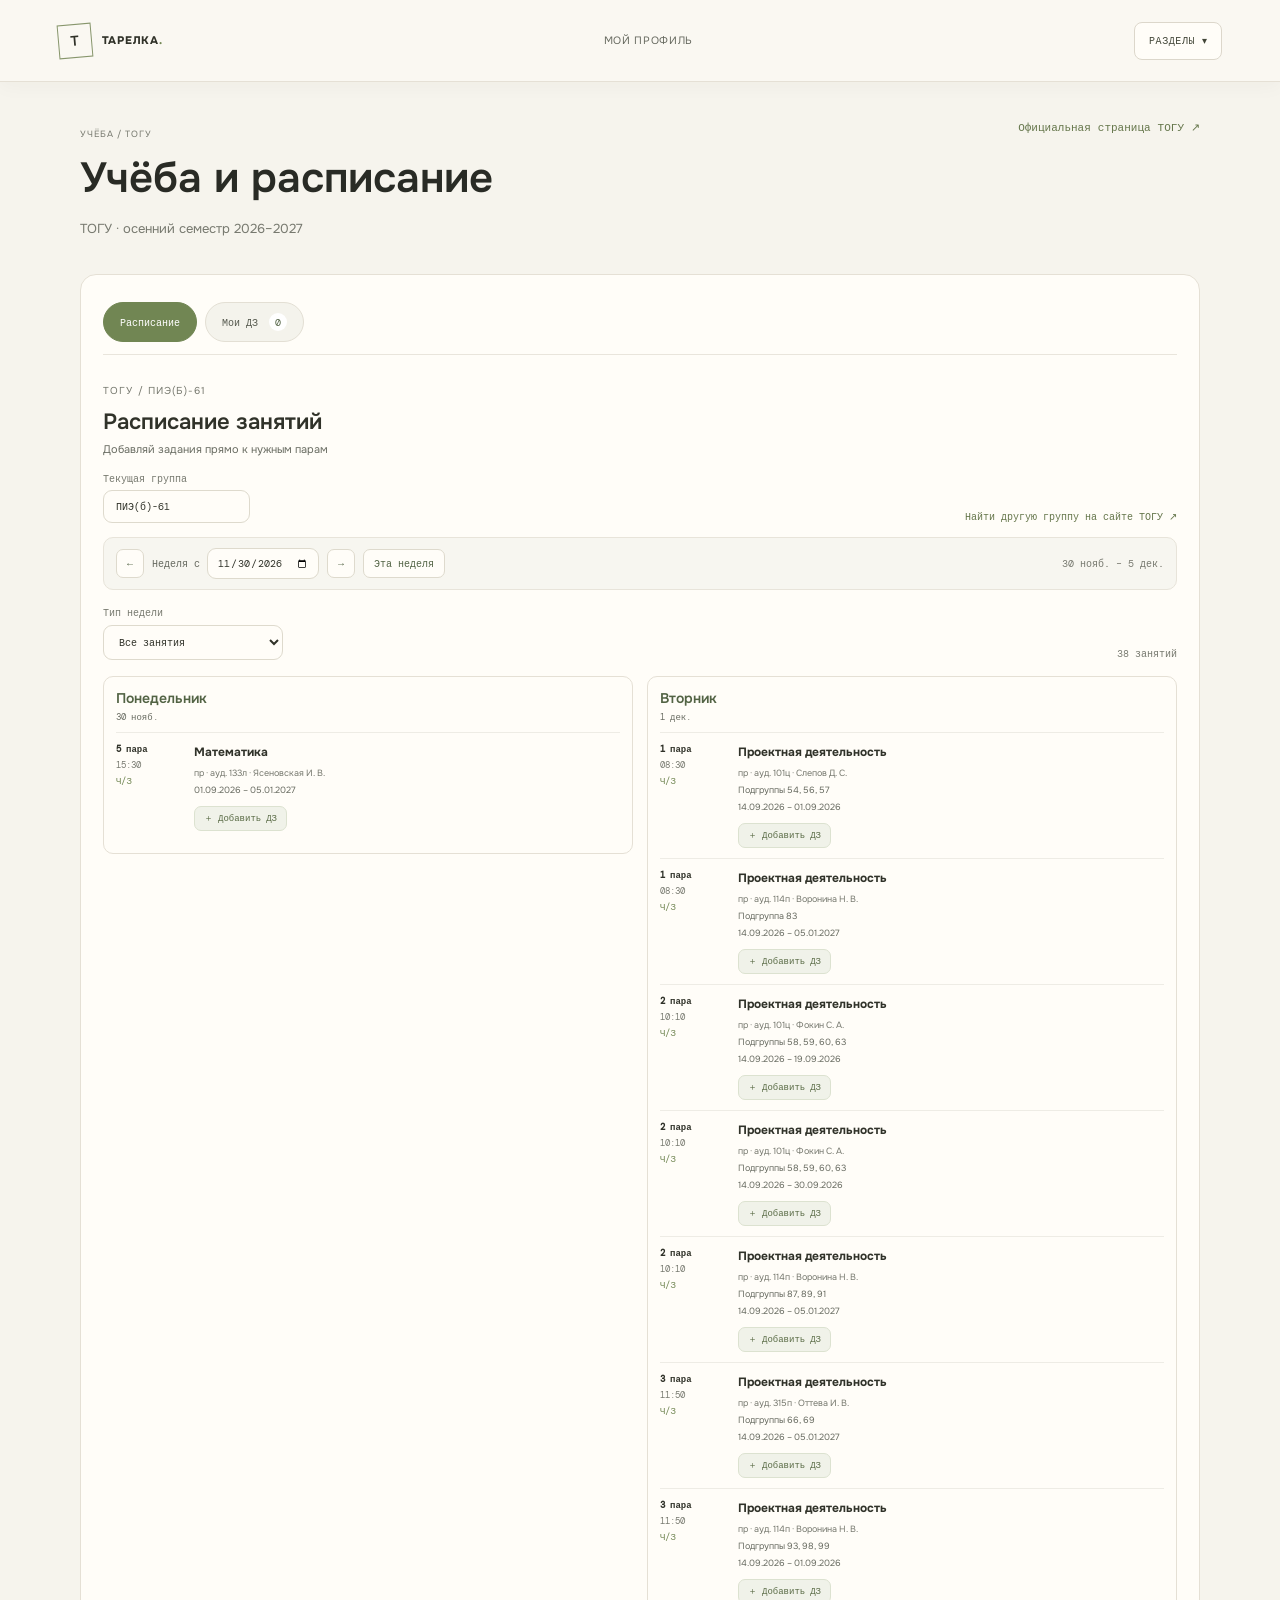
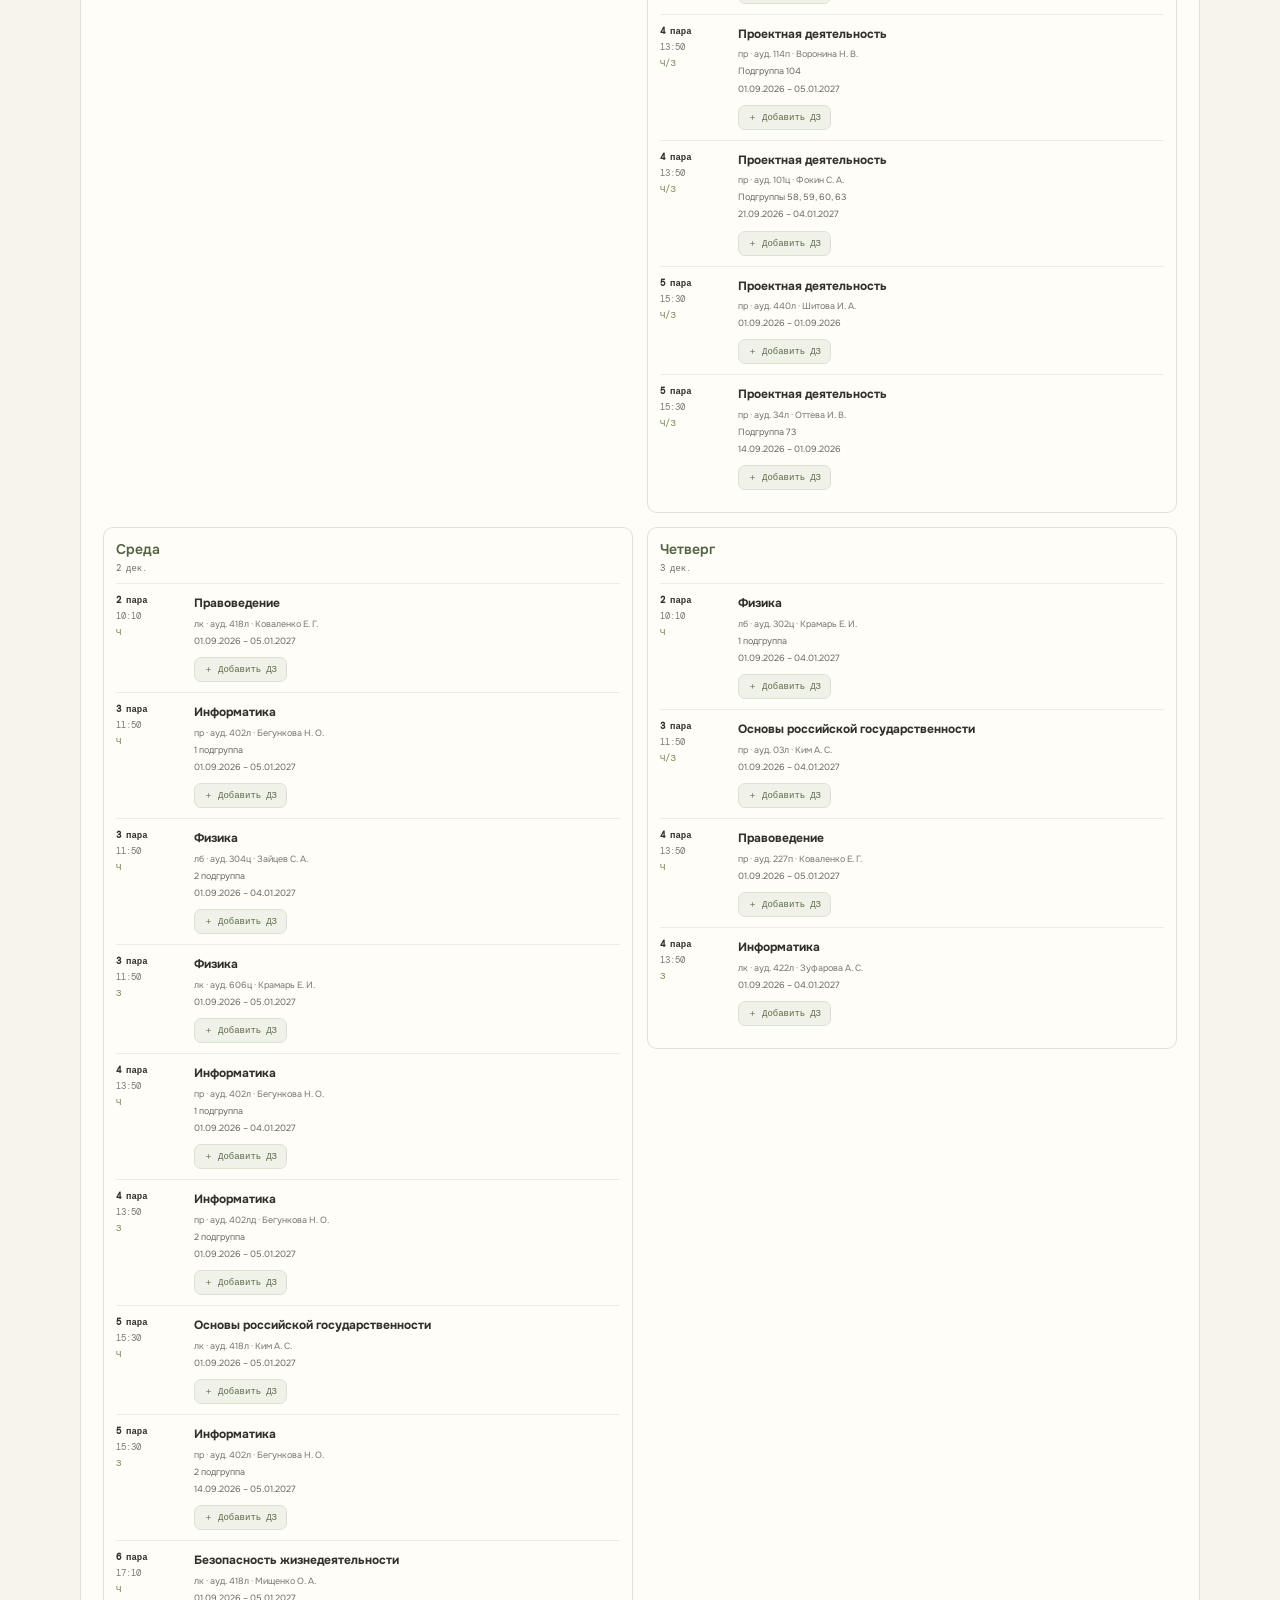
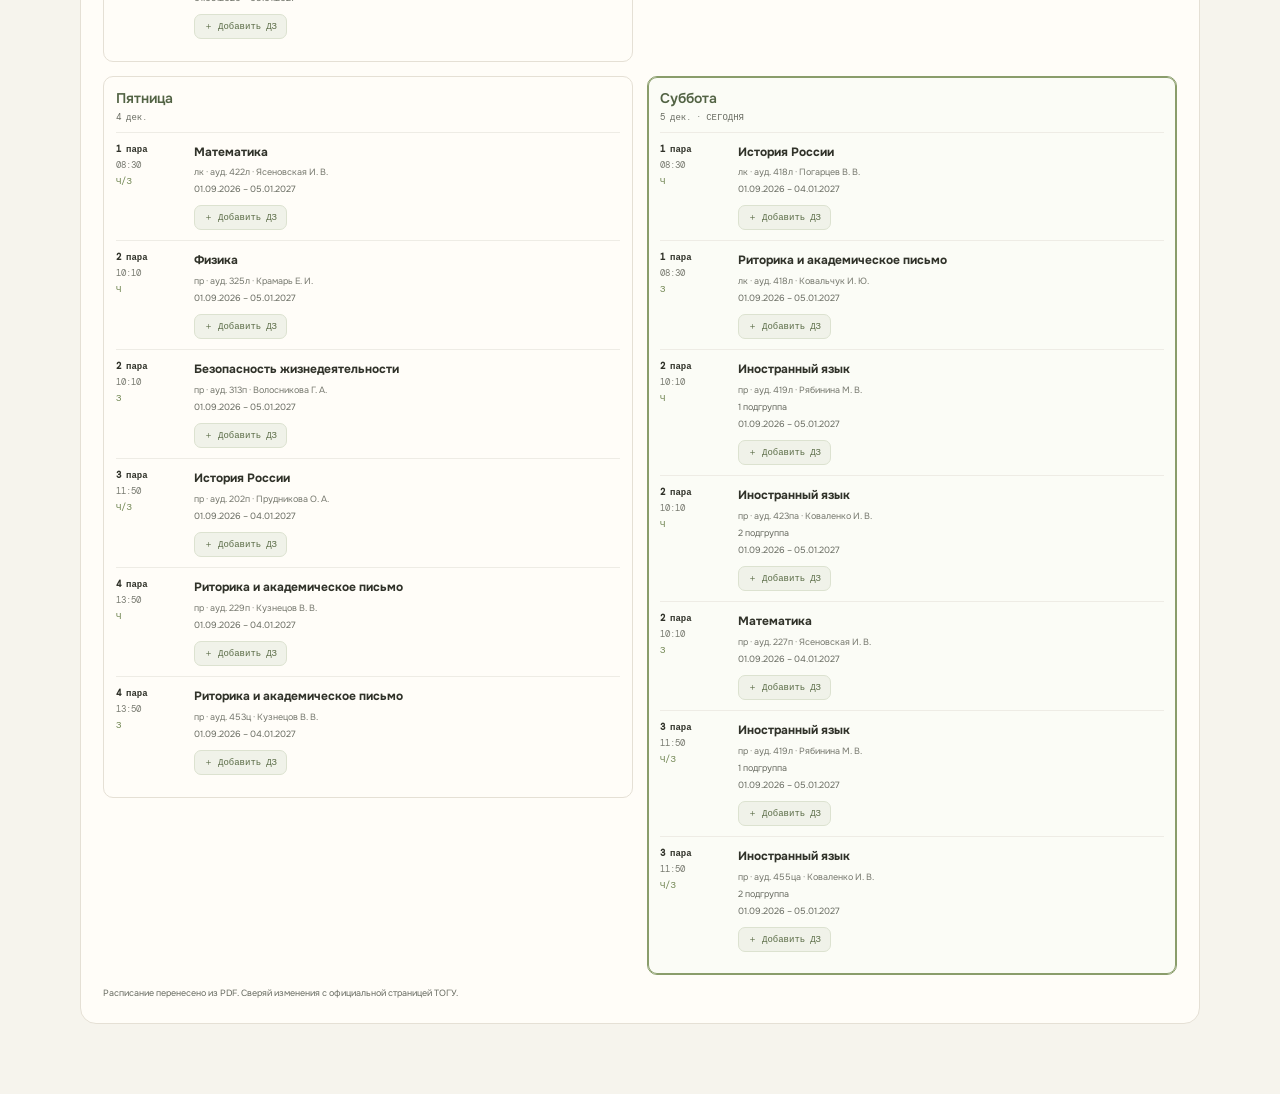
<file: timetable.html>
<!doctype html>
<html lang="ru">
<head>
<meta charset="utf-8">
<meta name="viewport" content="width=device-width,initial-scale=1">
<meta name="theme-color" content="#f7f6f0">
<title>Расписание ВУЗа — Тарелка</title>
<link rel="stylesheet" href="style.css?v=44">
<style>
body{background:#f7f6f0;color:#303229}.timetable-page{width:min(1180px,92%);margin:38px auto 70px}
.timetable-heading{display:flex;justify-content:space-between;gap:18px;align-items:flex-start;margin-bottom:22px}
.timetable-heading h1{margin:6px 0;font:600 clamp(28px,4vw,42px) var(--display)}
.timetable-heading p{color:#77796f;font-size:13px}
.timetable-heading a{color:#65764b;font:11px var(--mono)}
.official-timetable{padding:22px;background:#fffdf8;border:1px solid #e5e0d5;border-radius:16px}
.official-timetable-head{display:flex;justify-content:space-between;gap:14px;align-items:flex-start}
.official-timetable-head h3{margin:6px 0 4px;font:600 22px var(--display)}
.official-timetable-head p{margin:0;color:#77796f;font-size:11px}
.official-timetable-head>a{color:#65764b;font:10px var(--mono)}
.official-timetable-controls{display:flex;align-items:end;justify-content:space-between;gap:12px;margin:16px 0;color:#77796f;font:10px var(--mono)}
.official-timetable-controls label{display:grid;gap:6px}
.official-timetable-controls select{min-width:180px;padding:9px 11px;border:1px solid #dedacd;border-radius:8px;background:#fffdf8;color:#303229}
.official-week{display:grid;grid-template-columns:repeat(2,minmax(0,1fr));gap:10px}
.official-day{min-width:0;padding:12px;background:#fffdf8;border:1px solid #e5e0d5;border-radius:10px}
.official-day h4{margin:0 0 9px;color:#526344;font:600 14px var(--display)}
.official-lesson{display:grid;grid-template-columns:66px minmax(0,1fr);gap:9px;padding:10px 0;border-top:1px solid #eeece5}
.official-lesson-time{display:flex;flex-direction:column;gap:4px;color:#77796f;font:9px var(--mono)}
.official-lesson-time b{color:#303229}.official-lesson-time span{color:#718653}
.official-lesson-body{min-width:0;display:grid;gap:4px}
.official-lesson-body strong{font-size:12px;overflow-wrap:anywhere}
.official-meta,.official-lesson-body small{color:#77796f;font-size:9px;line-height:1.45;overflow-wrap:anywhere}
.official-note{margin:12px 0 0;color:#77796f;font-size:9px;line-height:1.5}
@media(max-width:600px){.official-week{grid-template-columns:1fr}.official-timetable{padding:13px}.official-lesson{grid-template-columns:58px minmax(0,1fr)}}

.timetable-tabs{display:flex;gap:8px;margin:-3px 0 22px;padding-bottom:12px;border-bottom:1px solid #e9e5dc}
.timetable-tab{border:1px solid #e3dfd4;border-radius:999px;padding:10px 16px;background:#f4f3ec;color:#55594e;font:10px var(--mono);cursor:pointer}
.timetable-tab.is-active{background:#718653;color:#fff;border-color:#718653}
.timetable-tab span{display:inline-grid;place-items:center;min-width:18px;height:18px;margin-left:5px;border-radius:50%;background:#fff;color:#526344}
.timetable-panel[hidden]{display:none!important}
.group-tools{display:flex;align-items:end;justify-content:space-between;gap:12px;margin:14px 0}
.group-tools label{display:grid;gap:5px;color:#77796f;font:10px var(--mono)}
.group-tools input{padding:9px 12px;border:1px solid #dedacd;border-radius:8px;background:#fffdf8;color:#303229}
.group-tools a{font:10px var(--mono);color:#65764b}
.official-lesson{grid-template-columns:66px minmax(0,1fr)}
.official-homework{grid-column:1/-1;margin:7px 0 0;padding:10px;background:#f7f6f0;border-radius:8px}
.official-homework textarea{display:block;width:100%;min-height:58px;resize:vertical;padding:9px;border:1px solid #e1ddd2;border-radius:7px;background:#fffdf8;color:#303229;font:12px var(--body)}
.official-homework-foot{display:flex;justify-content:space-between;align-items:center;gap:8px;flex-wrap:wrap;margin-top:7px}
.official-homework-foot input[type=date]{padding:6px;border:1px solid #dedacd;border-radius:6px;background:#fffdf8;color:#303229;font:10px var(--body)}
.official-homework-foot label{display:flex;align-items:center;gap:5px;color:#6b705f;font-size:10px}
.official-homework-foot button{padding:7px 10px;border:1px solid #dce2d0;border-radius:7px;background:#eef0e7;color:#526344;font:9px var(--mono)}
.homework-list{display:grid;gap:9px;margin-top:15px}
.homework-entry{padding:13px;border:1px solid #e5e0d5;border-radius:10px;background:#fffdf8}
.homework-entry.is-done{opacity:.7}
.homework-entry strong{display:block;font-size:13px;color:#303229}
.homework-entry p{margin:6px 0;color:#55594e;font-size:12px;white-space:pre-wrap}
.homework-entry small{color:#77796f;font-size:10px}
.homework-empty{padding:18px;border:1px dashed #d9d5ca;border-radius:10px;color:#77796f;font-size:12px;text-align:center}
@media(max-width:600px){.group-tools{align-items:flex-start;flex-direction:column}.official-lesson{grid-template-columns:58px minmax(0,1fr)}}

/* Timetable UI: keep homework controls compact and styled */
.timetable-page{max-width:1120px!important}
.official-timetable{padding:22px!important}
.official-lesson{display:grid!important;grid-template-columns:74px minmax(0,1fr)!important;gap:12px!important;align-items:start!important}
.official-lesson-time{grid-column:1!important;grid-row:1!important}
.official-lesson-body{grid-column:2!important;grid-row:1!important}
.official-homework{grid-column:1/-1!important;display:grid!important;gap:8px!important;margin:8px 0 0!important;padding:12px!important;background:#f5f4ed!important;border:1px solid #e8e4da!important;border-radius:10px!important}
.official-homework textarea{box-sizing:border-box!important;width:100%!important;min-height:66px!important;max-height:180px!important;padding:10px 12px!important;border:1px solid #dedacd!important;border-radius:8px!important;background:#fffdf8!important;color:#303229!important;font:13px/1.45 var(--body)!important;resize:vertical!important}
.official-homework-foot{display:flex!important;align-items:center!important;justify-content:flex-start!important;gap:10px 14px!important;flex-wrap:wrap!important;margin:0!important}
.official-homework-foot label{display:flex!important;align-items:center!important;gap:6px!important;color:#62675a!important;font:11px var(--body)!important}
.official-homework-foot input[type=date]{width:auto!important;min-width:145px!important;padding:8px 10px!important;border:1px solid #dedacd!important;border-radius:8px!important;background:#fffdf8!important;color:#303229!important;font:12px var(--body)!important}
.official-homework-foot input[type=checkbox]{width:16px!important;height:16px!important;accent-color:#718653!important}
.official-homework-foot button{margin-left:auto!important;min-height:36px!important;padding:8px 13px!important;border:1px solid #dce2d0!important;border-radius:8px!important;background:#718653!important;color:#fff!important;font:10px var(--mono)!important;cursor:pointer!important}
.homework-entry{display:grid!important;gap:7px!important;padding:15px!important}
.homework-entry .official-homework-foot{padding-top:7px!important;border-top:1px solid #eeeae1!important}
.timetable-tabs{position:sticky;top:72px;z-index:5;background:#fffdf8;padding:8px 0 12px!important}
.timetable-nav{display:flex!important;gap:16px!important;align-items:center!important}
.timetable-nav a{font:10px var(--mono)!important;color:#62675a!important}
@media(max-width:700px){.official-lesson{grid-template-columns:58px minmax(0,1fr)!important}.official-homework-foot button{margin-left:0!important}.timetable-nav{display:none!important}}

/* v42: compact timetable and homework accordion */
.official-week{grid-template-columns:repeat(2,minmax(0,1fr))!important;align-items:start!important;gap:14px!important}
.official-day{min-width:0!important}
.official-lesson{grid-template-columns:66px minmax(0,1fr)!important}
.official-lesson-body{min-width:0!important}
.hw-toggle{justify-self:start!important;margin-top:5px!important;padding:5px 9px!important;border:1px solid #dce2d0!important;border-radius:7px!important;background:#f0f2e9!important;color:#596b45!important;font:9px var(--mono)!important;cursor:pointer!important}
.official-homework[hidden]{display:none!important}
.official-homework{grid-column:1/-1!important;min-width:0!important}
.official-homework textarea{box-sizing:border-box!important;display:block!important;width:100%!important;min-width:0!important;min-height:64px!important;padding:10px 12px!important;border:1px solid #dedacd!important;border-radius:8px!important;background:#fffdf8!important;color:#303229!important;font:13px/1.45 var(--body)!important}
.official-homework-foot{display:flex!important;align-items:center!important;justify-content:flex-start!important;gap:10px 14px!important;flex-wrap:wrap!important}
.official-homework-foot button{margin-left:auto!important}
.timetable-tabs{position:static!important}
@media(max-width:760px){.official-week{grid-template-columns:1fr!important}.official-homework-foot button{margin-left:0!important}}
.week-picker{display:flex;align-items:center;gap:8px;flex-wrap:wrap;margin:14px 0 8px;padding:10px 12px;border:1px solid #e8e4da;border-radius:10px;background:#f7f6f0;color:#66695f;font:10px var(--mono)}
.week-picker label{display:flex;align-items:center;gap:7px}.week-picker input{max-width:145px;padding:7px 9px;border:1px solid #dedacd;border-radius:7px;background:#fffdf8;color:#303229}
.week-picker button{padding:7px 10px;border:1px solid #dedacd;border-radius:7px;background:#fffdf8;color:#526344;cursor:pointer;font:10px var(--mono)}#week-caption{margin-left:auto;color:#77796f}
.official-day.is-today{border-color:#8a9d6b;background:#fbfcf6;box-shadow:0 0 0 1px #8a9d6b inset}.day-date{display:block;margin-top:4px;color:#8a8d7e;font:9px var(--mono);font-weight:400}
</style>
</head>
<body>
<header class="topbar"><a class="brand" href="index.html"><span class="brand-mark">Т</span><span>ТАРЕЛКА<span class="brand-dot">.</span></span></a><nav class="nav"><a href="index.html">Главная</a><a href="guide.html">Гид</a><a href="recipes.html">Рецепты</a><a href="planner.html">Планировщик</a><a class="active" href="timetable.html">Расписание ВУЗа</a><a href="quiz.html">Тесты</a><a href="lab.html">Игры</a><a href="basket.html">Корзина</a><a href="student.html">Студ.кабинет</a></nav><a class="profile-link" href="profile.html">МОЙ ПРОФИЛЬ</a><button class="menu-toggle" type="button" aria-label="Открыть разделы">РАЗДЕЛЫ ▾</button></header>
<main class="timetable-page">
<div class="timetable-heading"><div><span class="mini-label">УЧЁБА / ТОГУ</span><h1>Учёба и расписание</h1><p>ТОГУ · осенний семестр 2026–2027</p></div><a href="https://togudv.ru/rasp/groups/68973/" target="_blank" rel="noopener">Официальная страница ТОГУ ↗</a></div>
<section class="official-timetable" id="official-timetable">
<div class="timetable-tabs" role="tablist" aria-label="Разделы учёбы">
<button class="timetable-tab is-active" id="tab-schedule" type="button" role="tab" aria-selected="true" aria-controls="panel-schedule">Расписание</button>
<button class="timetable-tab" id="tab-homework" type="button" role="tab" aria-selected="false" aria-controls="panel-homework">Мои ДЗ <span id="homework-count">0</span></button>
</div>
<div id="panel-schedule" class="timetable-panel" role="tabpanel" aria-labelledby="tab-schedule">
<div class="official-timetable-head"><div><span class="section-kicker">ТОГУ / ПИЭ(б)-61</span><h3>Расписание занятий</h3><p>Добавляй задания прямо к нужным парам</p></div></div>
<div class="group-tools"><label>Текущая группа<input value="ПИЭ(б)-61" readonly></label><a href="https://togudv.ru/rasp/" target="_blank" rel="noopener">Найти другую группу на сайте ТОГУ ↗</a></div>
<div class="week-picker"><button type="button" id="week-prev">←</button><label>Неделя с <input type="date" id="week-start"></label><button type="button" id="week-next">→</button><button type="button" id="week-current">Эта неделя</button><span id="week-caption"></span></div>
<div class="official-timetable-controls"><label>Тип недели<select id="official-parity"><option value="all">Все занятия</option><option value="Ч">Числитель</option><option value="З">Знаменатель</option></select></label><span id="official-count" aria-live="polite"></span></div>
<div id="official-week" class="official-week" aria-live="polite"></div>
<p class="official-note">Расписание перенесено из PDF. Сверяй изменения с <a href="https://togudv.ru/rasp/groups/68973/" target="_blank" rel="noopener">официальной страницей ТОГУ</a>.</p>
</div>
<div id="panel-homework" class="timetable-panel" role="tabpanel" aria-labelledby="tab-homework" hidden>
<div class="official-timetable-head"><div><span class="section-kicker">МОИ ЗАДАНИЯ</span><h3>Домашняя работа</h3><p>Все сохранённые задания по парам в одном месте</p></div></div>
<div id="homework-list" class="homework-list"></div>
</div>
</section>
</main>
<script src="student-schedule.js?v=44"></script>
<script src="app.js?v=44"></script></body></html>
</file>
<file: style.css>
@import url('https://fonts.googleapis.com/css2?family=DM+Mono:wght@400;500&family=Onest:wght@400;500;600;700;800&display=swap');
:root{--bg:#10110f;--panel:#191a17;--paper:#f1efe7;--ink:#161713;--muted:#a5a69c;--acid:#d6fa45;--pink:#ff8ca8;--line:rgba(241,239,231,.17);--display:'Onest',Arial,sans-serif;--body:'Onest',Arial,sans-serif;--mono:'DM Mono',monospace}
*{box-sizing:border-box}html{scroll-behavior:smooth;scroll-padding-top:90px}body{margin:0;background:var(--bg);color:var(--paper);font-family:var(--body);font-size:14px;line-height:1.6}a{color:inherit;text-decoration:none}button,input,select{font:inherit}button{cursor:pointer}.grain{position:fixed;inset:0;pointer-events:none;z-index:9;opacity:.045;background-image:url("data:image/svg+xml,%3Csvg viewBox='0 0 180 180' xmlns='http://www.w3.org/2000/svg'%3E%3Cfilter id='n'%3E%3CfeTurbulence type='fractalNoise' baseFrequency='.9' numOctaves='3' stitchTiles='stitch'/%3E%3C/filter%3E%3Crect width='100%25' height='100%25' filter='url(%23n)' opacity='.5'/%3E%3C/svg%3E")}
.topbar{height:82px;display:flex;align-items:center;justify-content:space-between;padding:0 5.4%;border-bottom:1px solid var(--line);position:sticky;top:0;background:rgba(16,17,15,.94);backdrop-filter:blur(14px);z-index:10;gap:28px}.brand{display:flex;align-items:center;gap:10px;font-size:10px;font-weight:800;line-height:1.05;letter-spacing:.08em;flex-shrink:0}.brand-mark{width:34px;height:34px;border:1px solid var(--acid);display:grid;place-items:center;color:var(--acid);font:600 14px var(--display);transform:rotate(-5deg)}.brand-dot{color:var(--acid)}.nav{display:flex;align-items:center;gap:26px}.nav a,.profile-link{font:10px var(--mono);text-transform:uppercase;letter-spacing:.06em;color:#b9bab1;transition:.2s}.nav a:hover,.nav a.active,.profile-link:hover,.profile-link.active{color:var(--acid)}.profile-link{display:flex;align-items:center;gap:9px;white-space:nowrap}.profile-icon{display:grid;place-items:center;width:28px;height:28px;border:1px solid var(--line);border-radius:50%;font-size:15px}.menu-toggle{display:none;background:none;border:1px solid var(--line);color:var(--paper);padding:8px 12px}
.hero{position:relative;min-height:690px;padding:78px 8% 70px;display:grid;grid-template-columns:1.03fr .97fr;align-items:center;overflow:hidden;border-bottom:1px solid var(--line)}.hero-copy{position:relative;z-index:2}.eyebrow,.section-kicker,.mini-label,.card-num,.art-label,.art-foot,.page-hero-tag{font:10px var(--mono);letter-spacing:.11em;text-transform:uppercase}.eyebrow{color:#bfc0b6;display:flex;align-items:center;gap:9px}.live-dot{display:inline-block;width:7px;height:7px;border-radius:50%;background:var(--acid);box-shadow:0 0 12px #d6fa4580}.hero h1,.page-hero h1{font:700 clamp(66px,8.2vw,125px)/.9 var(--display);letter-spacing:-.025em;margin:31px 0 24px}.hero h1 em,.section-heading h2 em,.manifesto h2 em,.quick-head h2 em,.bottom-cta h2 em,.page-hero h1 em,.content-block h2 em,.aside-dark h3 em{font-style:normal;color:var(--acid)}.stroke{color:transparent;-webkit-text-stroke:1.5px var(--paper)}.hero-lead{max-width:460px;color:#c3c4ba;font-size:15px;line-height:1.8}.hero-actions{display:flex;align-items:center;gap:25px;margin-top:30px;flex-wrap:wrap}.btn{display:inline-flex;justify-content:space-between;align-items:center;gap:28px;padding:15px 19px;border:1px solid transparent;font:10px var(--mono);letter-spacing:.06em;text-transform:uppercase;transition:transform .2s,background .2s}.btn:hover{transform:translateY(-3px)}.btn-acid{background:var(--acid);color:var(--ink)}.btn-acid:hover{background:#e3ff6c}.btn-dark{background:var(--ink);color:var(--paper)}.btn-outline{background:transparent;border-color:var(--line);color:var(--paper)}.text-link{font-size:12px;border-bottom:1px solid #686960;padding:0 0 5px}.text-link span{color:var(--acid);margin-left:6px}.hero-stats{display:flex;gap:37px;margin-top:55px}.hero-stats div{display:flex;flex-direction:column}.hero-stats b{font:600 28px var(--display);color:var(--acid)}.hero-stats b span{font:10px var(--mono);color:var(--paper)}.hero-stats small{color:#8e9086;font-size:10px;margin-top:3px}.hero-art{position:relative;min-height:500px;display:grid;place-items:center}.art-label{position:absolute;top:9%;left:8%;right:8%;display:flex;justify-content:space-between;color:#a7a99e}.food-circle{width:min(34vw,390px);height:min(34vw,390px);min-width:270px;min-height:270px;background:#e7e2d4;border-radius:50%;display:grid;place-items:center;box-shadow:0 0 0 17px #d6fa4514,0 0 0 48px #d6fa4508;position:relative;z-index:1;transform:rotate(-10deg)}.bowl{width:78%;height:78%;border-radius:50%;background:#c8b8a1;display:grid;place-items:center;box-shadow:inset 0 -18px 0 #ab9881}.bowl-rim{width:88%;height:88%;border-radius:50%;background:#f7f0df;position:relative;overflow:hidden;border:10px solid #d7cab7}.food{position:absolute;display:block;border-radius:50%}.tomato{width:29%;height:28%;background:#ee6144;top:13%;left:17%;box-shadow:inset -8px -7px #c53f2e}.greens{width:38%;height:30%;background:#5d8e47;top:17%;right:12%;transform:rotate(25deg);border-radius:50% 15% 50% 15%;box-shadow:inset -7px -6px #3d6b31}.greens.two{top:54%;left:7%;width:28%;height:28%;transform:rotate(-32deg)}.egg{width:30%;height:30%;background:#fff8d9;top:37%;left:36%;box-shadow:inset 0 0 0 9px #f1e6c7}.egg:after{content:"";position:absolute;width:42%;height:42%;border-radius:50%;background:#f1a934;top:29%;left:29%}.grain{width:36%;height:31%;background:#d9a95c;bottom:5%;right:9%;border-radius:50% 40% 40% 35%;box-shadow:inset 0 -7px #bc8642}.bean{width:18%;height:21%;background:#7d4037;bottom:14%;left:38%;box-shadow:10px -8px #a75a43,-7px 5px #8d4639}.food-orbit{position:absolute;border:1px solid #41443a;border-radius:50%;width:86%;height:63%;transform:rotate(-32deg)}.orbit-two{width:96%;height:45%;transform:rotate(43deg);border-style:dashed}.sticker{position:absolute;z-index:2;font:700 16px/.98 var(--display);padding:13px 16px;transform:rotate(8deg);box-shadow:5px 7px 0 #0003}.sticker-yellow{background:var(--acid);color:var(--ink);top:24%;right:2%}.sticker-pink{background:var(--pink);color:var(--ink);bottom:19%;left:2%;transform:rotate(-9deg)}.art-foot{position:absolute;bottom:6%;left:8%;right:8%;display:flex;justify-content:space-between;color:#818379;font-size:9px}.hero-index{position:absolute;right:4%;bottom:35px;font:10px var(--mono);color:#7b7d73}.ticker{background:var(--acid);color:var(--ink);overflow:hidden;white-space:nowrap;padding:12px 0;font:11px var(--mono);letter-spacing:.07em}.ticker div{word-spacing:9px}.ticker span{padding:0 25px}
.section{padding:100px 8%}.section-kicker{color:#8e9085}.section-heading{display:flex;align-items:end;justify-content:space-between;gap:40px;margin:22px 0 42px}.section-heading h2,.manifesto h2,.quick-head h2,.bottom-cta h2{font:600 clamp(42px,5vw,68px)/.98 var(--display);margin:0;letter-spacing:-.015em}.section-heading p{max-width:360px;color:#aeb0a5;line-height:1.8;margin:0 0 5px}.feature-grid{display:grid;grid-template-columns:repeat(3,1fr);gap:13px}.feature-card{padding:23px;min-height:330px;display:flex;flex-direction:column;position:relative;transition:transform .25s}.feature-card:hover{transform:translateY(-5px)}.feature-dark{background:#20211d;border:1px solid #35362f}.feature-lime{background:var(--acid);color:var(--ink)}.feature-pink{background:var(--pink);color:var(--ink)}.card-num{opacity:.75}.feature-icon{position:absolute;right:22px;top:20px;font-size:26px}.feature-card h3{font:600 37px/1.02 var(--display);margin:56px 0 14px}.feature-card p{font-size:12px;line-height:1.8;max-width:245px;opacity:.76}.card-bottom{display:flex;justify-content:space-between;align-items:center;margin-top:auto;padding-top:20px;border-top:1px solid currentColor;font:10px var(--mono);letter-spacing:.06em}.card-bottom b{font-size:17px}
.manifesto{background:#e9e6dc;color:var(--ink);padding:95px 8%;display:grid;grid-template-columns:1fr 1fr;gap:8%}.manifesto .section-kicker{color:#6f7168}.manifesto h2{margin-top:27px}.manifesto h2 em{color:#667e1d}.manifesto-big{font-size:23px;font-weight:700;line-height:1.35;max-width:480px;margin:5px 0 33px}.principles>div{display:grid;grid-template-columns:50px 1fr;padding:19px 0;border-top:1px solid #c7c5ba;gap:12px}.principles b{font:22px var(--display);color:#768b26}.principles strong,.principles small{display:block}.principles strong{font-size:13px}.principles small{color:#686a61;font-size:11px;line-height:1.7;margin-top:4px}
.quick-section{padding-bottom:110px}.quick-head{display:flex;justify-content:space-between;align-items:end;margin:25px 0 36px}.quick-note{color:#92948a;font:10px/1.8 var(--mono);text-align:right}.quick-list a{display:grid;grid-template-columns:70px 1fr 230px 35px;align-items:center;gap:15px;padding:23px 4px;border-top:1px solid var(--line);transition:padding .2s,color .2s}.quick-list a:last-child{border-bottom:1px solid var(--line)}.quick-list a:hover{padding-left:14px;color:var(--acid)}.quick-no{font:11px var(--mono);color:#818379}.quick-title{font-size:17px;font-weight:700}.quick-desc{font-size:11px;color:#8e9085}.quick-arrow{font-size:20px;text-align:right}.bottom-cta{background:var(--acid);color:var(--ink);padding:65px 8%;display:flex;align-items:center;justify-content:space-between;gap:25px;position:relative;overflow:hidden}.bottom-cta .section-kicker{color:#505a29}.bottom-cta h2{margin-top:20px}.bottom-cta h2 em{color:#6b7f1c}.cta-scribble{font:600 18px/1 var(--display);transform:rotate(-9deg);border:2px solid var(--ink);border-radius:50%;padding:18px 15px;text-align:center}
.footer{padding:42px 8% 25px;display:grid;grid-template-columns:1fr 1.4fr 1.4fr;gap:20px;align-items:center;border-top:1px solid var(--line)}.footer p{font-size:11px;color:#93958a}.footer>div{display:flex;gap:20px;justify-content:flex-end;flex-wrap:wrap}.footer>div a{font:10px var(--mono);color:#b9bab1}.footer>div a:hover{color:var(--acid)}.footer small{grid-column:1/-1;color:#6f7168;font-size:10px;border-top:1px solid var(--line);padding-top:17px;margin-top:10px}
.inner-page{min-height:65vh}.page-hero{padding:78px 8% 64px;border-bottom:1px solid var(--line);position:relative;overflow:hidden}.page-hero:after{content:"Т";position:absolute;right:6%;bottom:-90px;font:700 290px/.9 var(--display);color:#ffffff05;pointer-events:none}.page-hero h1{font-size:clamp(60px,8vw,108px);margin:25px 0 20px}.page-hero p{max-width:560px;color:#b8b9af;font-size:14px;line-height:1.8}.page-hero-tag{display:inline-block;margin-top:22px;padding:9px 12px;border:1px solid var(--line);color:#a3a59a;font-size:9px}.page-hero.compact{padding-top:65px;padding-bottom:55px}.page-hero.compact h1{font-size:clamp(54px,7vw,88px)}.guide-layout{display:grid;grid-template-columns:220px 1fr;gap:7%;padding:65px 8% 100px}.side-index{position:sticky;top:115px;align-self:start;display:flex;flex-direction:column;gap:13px}.side-index>span{font:10px var(--mono);color:#7c7e74;margin-bottom:10px}.side-index a{font-size:11px;color:#a5a69c;padding:8px 0;border-bottom:1px solid var(--line)}.side-index a:hover{color:var(--acid)}.content-block{display:grid;grid-template-columns:45px 1fr;gap:18px;padding:0 0 65px;margin-bottom:60px;border-bottom:1px solid var(--line)}.content-block:last-child{border:0;margin-bottom:0}.content-number{font:23px var(--display);color:var(--acid)}.content-block h2{font:500 37px/1.1 var(--display);margin:0 0 18px}.content-block p{color:#b5b6ac;font-size:12px;line-height:1.9;max-width:670px}.plate-demo{width:min(100%,400px);aspect-ratio:1;border:14px solid #ded9cc;border-radius:50%;background:#d6fa45;display:grid;grid-template-columns:1fr 1fr;grid-template-rows:1fr 1fr;overflow:hidden;margin:27px 0}.plate-demo>div{display:flex;align-items:center;justify-content:center;text-align:center;padding:15px;color:#181a14;font:10px var(--mono);font-weight:500}.plate-half{grid-row:span 2;background:#8eae5e;border-right:5px solid #ded9cc}.plate-quarter{background:#f4c66c;border-bottom:5px solid #ded9cc}.plate-grains{background:#e7a28c;border:0}.small-note{font-size:10px!important;color:#85877c!important;line-height:1.7!important}.chips{display:flex;gap:8px;flex-wrap:wrap;margin-top:18px}.chips span{font:10px var(--mono);border:1px solid var(--line);padding:8px 10px;color:#c4c5bb}.shop-grid{display:grid;grid-template-columns:1fr 1fr;gap:10px;margin-top:25px}.shop-grid>div{padding:20px;background:#1a1b18;border:1px solid #30312b}.mini-label{font-size:9px;color:#96988c}.shop-grid h3{font:22px var(--display);margin:10px 0 3px}.shop-grid p{font-size:11px;margin-bottom:0}.callout{border-left:3px solid var(--acid);background:#1b1d17;padding:18px 20px;margin-top:20px}.callout>b{font:10px var(--mono);color:var(--acid)}.callout p{margin-bottom:0}.dorm-options{display:grid;gap:10px;margin-top:25px}.dorm-options>div{padding:18px;border:1px solid var(--line)}.dorm-options b{font:10px var(--mono);color:var(--acid)}.dorm-options p{margin:7px 0}.dorm-options span{font-size:10px;color:#85877c}.habit-list{display:grid;gap:12px;margin-top:25px}.habit-list label{display:flex;align-items:center;gap:12px;padding:15px;border:1px solid var(--line);font-size:12px;cursor:pointer}.habit-list input{accent-color:var(--acid);width:17px;height:17px}
.recipe-toolbar{padding:28px 8%;display:flex;align-items:center;justify-content:space-between;gap:20px;flex-wrap:wrap}.filter-group{display:flex;gap:7px;flex-wrap:wrap}.filter-chip{border:1px solid #44463d;color:#aeb0a5;background:transparent;padding:9px 12px;font:10px var(--mono)}.filter-chip.selected,.filter-chip:hover{background:var(--acid);color:var(--ink);border-color:var(--acid)}.search-box{display:flex;align-items:center;gap:9px;min-width:min(100%,340px);padding:6px 7px 6px 13px;background:#20221c;border:1px solid #45483a;border-radius:999px;box-shadow:0 5px 18px #0002;transition:border-color .2s,box-shadow .2s}.search-box:focus-within{border-color:#a8bd77;box-shadow:0 0 0 3px #a8bd771c,0 7px 20px #0002}.search-icon{font:24px/1 var(--body);color:var(--acid)}.search-box input{background:transparent;border:0;outline:0;color:var(--paper);width:150px;min-width:0;flex:1;font-size:12px}.search-box input::placeholder{color:#929587}.search-submit{display:flex;align-items:center;gap:8px;border:0;border-radius:999px;padding:10px 14px;background:var(--acid);color:#20221a;font:10px var(--mono);letter-spacing:.04em;transition:transform .2s,background .2s}.search-submit:hover{background:#e5ff83;transform:translateY(-1px)}.search-submit b{font-size:15px;font-weight:500}.search-clear{border:0;background:transparent;color:#aeb2a2;font-size:19px;line-height:1;padding:3px}.search-clear:hover{color:var(--pink)}.recipe-grid{padding:0 8% 90px;display:grid;grid-template-columns:repeat(3,1fr);gap:15px}.recipe-card{background:#191a17;border:1px solid #30312b;min-width:0;transition:transform .2s,border .2s}.recipe-card:hover{transform:translateY(-4px);border-color:#696d50}.recipe-card[hidden]{display:none}.recipe-art{height:200px;padding:15px;position:relative;display:flex;align-items:center;justify-content:center;overflow:hidden}.recipe-art:before,.recipe-art:after{content:"";position:absolute;border:1px solid #17191435;border-radius:50%;width:220px;height:220px}.recipe-art:after{width:270px;height:270px}.recipe-art>span{position:absolute;top:13px;left:14px;font:9px var(--mono);letter-spacing:.08em;z-index:1;color:#171914b8}.recipe-art i{position:absolute;bottom:12px;right:14px;font:italic 11px var(--mono);z-index:1}.food-emoji{font-size:82px;filter:drop-shadow(8px 12px 0 #0002);z-index:1;transition:transform .25s}.recipe-card:hover .food-emoji{transform:scale(1.1) rotate(-6deg)}.art-oats{background:#d6fa45}.art-bowl{background:#f4c66c}.art-sandwich{background:#ff8ca8}.art-beans{background:#b8c5a1}.art-eggs{background:#e7a28c}.art-yogurt{background:#c3d8ec}.recipe-info{padding:18px}.recipe-meta{display:flex;justify-content:space-between;gap:8px;color:#a2a499;font:9px var(--mono)}.recipe-info h3{font:25px var(--display);margin:14px 0 7px}.recipe-info p{color:#a5a69c;font-size:11px;line-height:1.8;min-height:40px}.recipe-open{width:100%;border:0;border-top:1px solid #393a33;background:transparent;color:var(--acid);display:flex;justify-content:space-between;padding:15px 0 0;margin-top:10px;font:10px var(--mono)}.recipe-footnote{padding:0 8% 45px}.modal-backdrop{display:none;position:fixed;inset:0;background:#000b;z-index:20;align-items:center;justify-content:center;padding:20px}.modal-backdrop.open{display:flex}.modal-panel{width:min(680px,100%);max-height:90vh;overflow:auto;background:#e9e6dc;color:#171914;padding:34px;position:relative}.modal-close{position:absolute;top:15px;right:18px;border:0;background:none;font-size:28px;color:#171914}.modal-panel .eyebrow{color:#667e1d}.modal-panel h2{font:600 42px var(--display);margin:15px 0 5px}.modal-panel>p{font-size:12px;color:#55574e}.modal-columns{display:grid;grid-template-columns:1fr 1fr;gap:30px;margin:25px 0}.modal-columns h3{font:22px var(--display)}.modal-columns li{font-size:12px;line-height:1.8;padding:4px 0}.modal-panel .btn{width:100%}
.planner-layout,.profile-grid{padding:55px 8% 95px;display:grid;grid-template-columns:minmax(0,1fr) 290px;gap:28px;align-items:start}.panel-head{display:flex;justify-content:space-between;align-items:center;gap:20px;margin-bottom:22px}.panel-head h2{font:32px var(--display);margin:3px 0}.plain-button{background:none;border:1px solid var(--line);color:#a9aba0;padding:8px 11px;font:10px var(--mono)}.plain-button:hover{color:var(--acid);border-color:var(--acid)}.planner-controls{display:grid;grid-template-columns:1fr 1fr;gap:15px;margin-bottom:24px}.planner-controls label{display:flex;flex-direction:column;gap:8px;font-size:11px;color:#b6b7ad}.planner-controls input,.planner-controls select{background:#1a1b18;border:1px solid #373930;color:var(--paper);padding:12px;outline:0;width:100%;border-radius:0}.meal-plan{display:grid;grid-template-columns:repeat(2,1fr);gap:10px}.day-card{border:1px solid #35362f;background:#191a17;padding:17px}.day-card h3{display:flex;justify-content:space-between;font:21px var(--display);margin:0 0 12px}.day-card h3 span{font:9px var(--mono);color:#7e8075}.meal-row{display:grid;grid-template-columns:75px 1fr;gap:8px;padding:9px 0;border-top:1px solid #2d2e28}.meal-row label{font:9px var(--mono);color:#85877d}.meal-row select{background:transparent;border:0;color:#d7d8cf;font-size:10px;width:100%;outline:0}.shopping-head{margin-top:45px}.counter{font:10px var(--mono);color:var(--acid)}.shopping-list{display:grid;grid-template-columns:1fr 1fr;gap:7px}.shopping-item{display:flex;align-items:center;gap:10px;padding:11px;background:#1b1c18;border:1px solid #30312b;font-size:11px;cursor:pointer}.shopping-item input{accent-color:var(--acid);width:15px;height:15px}.shopping-item.checked span{text-decoration:line-through;color:#72746a}.planner-actions{display:flex;gap:10px;flex-wrap:wrap;margin-top:20px}.planner-actions .btn{font-size:9px}.aside-dark{background:#20211d;padding:24px;border:1px solid #35362f}.aside-dark h3{font:38px/1.05 var(--display);margin:20px 0 10px}.aside-dark p{font-size:11px;line-height:1.8;color:#a7a99e}.aside-stat{display:flex;align-items:center;gap:14px;border-top:1px solid #3a3b33;padding:14px 0;font-size:11px;color:#b7b8ae}.aside-stat b{font:24px var(--display);color:var(--acid)}.aside-note{padding:20px;background:#29231c;border-left:2px solid var(--pink);margin-top:12px}.aside-note b{font:10px var(--mono);color:var(--pink)}.aside-note p{font-size:10px;line-height:1.8;color:#b5b2a8;margin-bottom:0}
.quiz-page .page-hero{border-bottom:0}.quiz-shell{width:min(760px,84%);margin:0 auto 30px;padding:34px;background:#e9e6dc;color:#171914}.quiz-top{display:flex;justify-content:space-between;gap:15px;font:10px var(--mono);color:#64665b}.quiz-top .mini-label{color:#6b7f1c}.progress-track{height:4px;background:#cfcec4;margin:20px 0 35px}.progress-track div{height:100%;width:20%;background:#849b25;transition:width .25s}.quiz-shell h2{font:500 34px/1.15 var(--display);max-width:600px;margin:0 0 25px}.quiz-answers{display:grid;gap:9px}.quiz-answer{display:flex;align-items:center;gap:12px;border:1px solid #c7c6bc;background:transparent;color:#25261f;padding:15px;text-align:left;font-size:12px;transition:.2s}.quiz-answer .answer-letter{font:11px var(--mono);color:#6b7f1c}.quiz-answer:hover,.quiz-answer.chosen{border-color:#65791a;background:#dfe7bd}.quiz-answer.correct{border-color:#4c782d;background:#d9e7ca}.quiz-answer.wrong{border-color:#c15b63;background:#f5d9d8}.quiz-bottom{display:flex;justify-content:space-between;align-items:center;gap:15px;margin-top:25px;padding-top:20px;border-top:1px solid #c9c7bc}.quiz-bottom>span{font-size:11px;color:#77796e}.quiz-bottom .btn[disabled]{opacity:.4;cursor:not-allowed}.quiz-result-score{font:700 80px/.9 var(--display);color:#6c811c}.quiz-result h2{margin-top:20px}.quiz-result p{color:#64665b;font-size:13px;line-height:1.8}.quiz-result .btn{margin-top:15px}.centered{text-align:center;margin:0 auto 80px}
.stat-cards{display:grid;grid-template-columns:repeat(3,1fr);gap:10px}.stat-card{background:#1a1b18;border:1px solid #30312b;padding:20px;min-width:0}.stat-card span,.stat-card small{display:block;font-size:10px;color:#92948a}.stat-card b{display:block;font:38px var(--display);color:var(--acid);margin:14px 0 4px}.profile-note{margin-top:18px;padding:25px;background:#e9e6dc;color:#171914}.profile-note .mini-label{color:#71851e}.profile-note h3{font:27px/1.1 var(--display);margin:15px 0 8px}.profile-note p{font-size:11px;line-height:1.8;color:#5c5e54}.side-action{display:flex;justify-content:space-between;padding:15px 0;border-top:1px solid #3a3b33;font-size:11px;color:#d0d1c7}.side-action span{color:var(--acid);font-size:16px}.side-action:hover{color:var(--acid)}
@media(max-width:1050px){.nav{gap:13px}.nav a{font-size:9px}.hero{padding-left:6%;padding-right:6%}.hero-art{transform:scale(.9)}.feature-card h3{font-size:32px}.planner-layout,.profile-grid{grid-template-columns:minmax(0,1fr) 250px}.recipe-grid{grid-template-columns:repeat(2,1fr)}}
@media(max-width:780px){.topbar{height:70px;padding:0 5%;gap:12px}.menu-toggle{display:block;margin-left:auto}.nav{display:none;position:absolute;top:69px;left:0;right:0;background:#151612;border-bottom:1px solid var(--line);padding:20px 5%;flex-direction:column;align-items:flex-start;gap:18px}.nav.open{display:flex}.profile-link{font-size:0;gap:0}.profile-icon{font-size:15px}.hero{grid-template-columns:1fr;padding:55px 6% 35px;min-height:unset}.hero h1{font-size:clamp(64px,15vw,100px)}.hero-art{min-height:380px;margin-top:25px;transform:none}.food-circle{width:290px;height:290px;min-width:0;min-height:0}.hero-stats{gap:20px;margin-top:36px}.hero-stats b{font-size:24px}.hero-stats b span{font-size:9px}.section{padding:65px 6%}.section-heading{display:block}.section-heading p{margin-top:20px}.feature-grid{grid-template-columns:1fr}.feature-card{min-height:270px}.feature-card h3{margin-top:45px}.manifesto{padding:65px 6%;grid-template-columns:1fr;gap:35px}.manifesto-big{font-size:20px}.quick-head{display:block}.quick-note{text-align:left;display:block;margin-top:15px}.quick-list a{grid-template-columns:35px 1fr 30px;gap:10px;padding:19px 0}.quick-desc{display:none}.quick-title{font-size:13px}.quick-arrow{grid-column:3;grid-row:1}.bottom-cta{padding:50px 6%;align-items:flex-start;flex-direction:column}.cta-scribble{position:absolute;right:7%;top:45px;font-size:12px;padding:12px}.footer{padding:35px 6% 20px;grid-template-columns:1fr 1fr}.footer p{grid-column:1/-1;grid-row:2}.footer>div{grid-column:1/-1;justify-content:flex-start}.footer small{grid-column:1/-1}.page-hero{padding:55px 6% 45px}.page-hero h1{font-size:clamp(56px,14vw,88px)}.guide-layout{grid-template-columns:1fr;padding:35px 6% 60px}.side-index{position:static;display:grid;grid-template-columns:1fr 1fr;gap:7px 15px;margin-bottom:30px}.side-index>span{grid-column:1/-1}.content-block{grid-template-columns:30px 1fr;gap:12px;margin-bottom:40px;padding-bottom:40px}.content-block h2{font-size:30px}.shop-grid{grid-template-columns:1fr}.recipe-toolbar{padding:22px 6%}.recipe-grid{padding:0 6% 60px;grid-template-columns:1fr 1fr;gap:10px}.recipe-art{height:150px}.food-emoji{font-size:64px}.recipe-info{padding:13px}.recipe-info h3{font-size:22px}.recipe-meta{font-size:8px}.recipe-info p{font-size:10px}.planner-layout,.profile-grid{padding:35px 6% 65px;grid-template-columns:1fr}.planner-aside,.profile-side{order:-1}.planner-controls{grid-template-columns:1fr}.meal-plan{grid-template-columns:1fr}.shopping-list{grid-template-columns:1fr}.quiz-shell{width:88%;padding:24px}.quiz-shell h2{font-size:28px}.quiz-bottom{align-items:flex-start;flex-direction:column}.stat-cards{grid-template-columns:1fr}.stat-card{display:grid;grid-template-columns:1fr 1fr;align-items:center}.stat-card b{grid-column:2;grid-row:1/3;text-align:right}.modal-columns{grid-template-columns:1fr;gap:10px}.modal-panel{padding:25px}.modal-panel h2{font-size:34px}}
@media(max-width:430px){.brand{font-size:9px}.brand-mark{width:30px;height:30px}.hero-actions{align-items:flex-start;flex-direction:column;gap:17px}.hero-stats{gap:13px}.hero-stats b{font-size:22px}.hero-art{min-height:330px}.food-circle{width:245px;height:245px}.sticker{font-size:12px;padding:10px 12px}.sticker-yellow{right:0}.sticker-pink{left:0}.art-label,.art-foot{left:0;right:0}.recipe-grid{grid-template-columns:1fr}.recipe-art{height:180px}.filter-chip{padding:8px 9px}.search-box{width:100%}.search-box input{flex:1}.page-hero:after{font-size:200px}.quiz-top{font-size:8px}.quiz-shell{width:92%;padding:20px}}

/* Тарелка: подбор, тесты и корзина */
.recommend-panel{margin:46px 8% 38px;padding:30px;background:#1a1b18;border:1px solid #3b3d32}
.recommend-heading{display:flex;justify-content:space-between;align-items:start;gap:15px;margin-bottom:22px}
.recommend-heading h2{font:34px var(--display);margin:6px 0 0}.recommend-heading h2 em{font-style:normal;color:var(--acid)}
.recommend-stamp{font:10px var(--mono);color:#77796e;border:1px solid #393b31;padding:8px 10px}
.recommend-form{display:grid;grid-template-columns:repeat(3,minmax(0,1fr));gap:14px}
.recommend-form label,.quiz-picker label{display:flex;flex-direction:column;gap:8px;color:#babbb1;font-size:11px}
.recommend-form select,.recommend-form input[type=text],.quiz-picker select{width:100%;min-width:0;padding:12px;background:#11120f;color:var(--paper);border:1px solid #393b31;outline:0;border-radius:0}
.recommend-form select:focus,.recommend-form input:focus,.quiz-picker select:focus{border-color:var(--acid)}
.recommend-form .exclude-field{grid-column:span 2}.recommend-form .check-line{flex-direction:row;align-items:center;align-self:end;min-height:42px}.check-line input{accent-color:var(--acid);width:17px;height:17px}
.recommend-actions{display:flex;gap:10px;flex-wrap:wrap;margin-top:20px}.recommend-actions .btn{font-size:9px}
.recommend-result{margin-top:20px}.recommend-placeholder{display:block;padding:24px;border:1px dashed #424438;color:#92948a;font-size:12px}
.recommend-picked{display:flex;justify-content:space-between;align-items:center;gap:20px;padding:20px;background:var(--acid);color:#161713}.recommend-picked .mini-label{color:#515d22}.recommend-picked h3{font:30px var(--display);margin:5px 0}.recommend-picked p{font-size:12px;margin:0 0 12px;max-width:520px}.recommend-tags{display:flex;flex-wrap:wrap;gap:7px}.recommend-tags span{font:9px var(--mono);border:1px solid #7a8d32;padding:5px 7px}.recommend-picked .btn{flex-shrink:0;background:#171914;color:#f1efe7}.recommend-caution{font-size:10px;color:#c9cabc;line-height:1.7;margin:12px 0 0}.recommend-empty{border:1px solid #6a5542;background:#29231c;padding:20px}.recommend-empty p{font-size:11px;color:#b9b4a8;margin-bottom:0}.health-note{margin:22px 0 0;padding:15px 17px;border-left:2px solid var(--pink);background:#24211d;color:#bcb8ad;font-size:10px;line-height:1.8}.health-note strong{color:#ffb0c0}
.basket-page .page-hero{border-bottom:0}.basket-layout{padding:30px 8% 90px;display:grid;grid-template-columns:minmax(0,1fr) 310px;gap:28px;align-items:start}.basket-main .panel-head h2{font:32px var(--display);margin:3px 0}.basket-main .counter{margin-left:10px;font:10px var(--mono)}.basket-items{display:grid;gap:8px}.basket-row{display:grid;grid-template-columns:26px minmax(0,1fr) 104px 30px;gap:12px;align-items:center;padding:14px;background:#1a1b18;border:1px solid #34362f}.basket-check input{accent-color:var(--acid);width:17px;height:17px}.basket-name{font-size:12px}.basket-row.is-checked .basket-name{text-decoration:line-through;color:#77796e}.basket-qty{display:flex;align-items:center;justify-content:space-between;gap:7px;border:1px solid #3b3d33;padding:4px 6px;font:11px var(--mono)}.basket-qty button,.basket-remove{border:0;background:transparent;color:var(--acid);font-size:18px}.basket-remove{color:#a0a197}.basket-empty{padding:42px 20px;text-align:center;border:1px dashed #414338}.basket-empty[hidden]{display:none}.basket-empty-icon{width:48px;height:48px;border:1px solid var(--acid);color:var(--acid);display:grid;place-items:center;font-size:28px;margin:0 auto 12px}.basket-empty h3{font:25px var(--display);margin:0 0 5px}.basket-empty p{color:#a5a69c;font-size:11px;margin-bottom:20px}.basket-aside .store-link{margin:12px 0 18px;width:100%}.basket-aside .aside-dark h3{margin-bottom:15px}.quiz-picker{width:min(760px,84%);margin:0 auto 18px;display:grid;grid-template-columns:1fr auto;align-items:end;gap:15px;padding:18px;background:#1a1b18;border:1px solid #34362f}.quiz-picker .btn{white-space:nowrap}.quiz-picker select{margin-top:0}
@media(max-width:1050px){.recommend-panel{margin-left:6%;margin-right:6%}.basket-layout{grid-template-columns:minmax(0,1fr) 270px}.nav{gap:15px}}
@media(max-width:780px){.recommend-panel{margin:28px 6%;padding:22px}.recommend-form{grid-template-columns:1fr 1fr}.recommend-form .exclude-field{grid-column:span 2}.recommend-picked{align-items:flex-start;flex-direction:column}.basket-layout{padding:30px 6% 65px;grid-template-columns:1fr}.basket-aside{order:-1}.quiz-picker{width:88%;grid-template-columns:1fr}.quiz-picker .btn{width:100%}}
@media(max-width:430px){.recommend-form{grid-template-columns:1fr}.recommend-form .exclude-field{grid-column:auto}.recommend-heading h2{font-size:28px}.basket-row{grid-template-columns:22px minmax(0,1fr) 92px 24px;gap:7px;padding:11px}.basket-name{font-size:10px}.basket-qty{gap:4px;padding:3px}.basket-qty button{font-size:15px}.quiz-picker{width:92%}}


/* TARELKA UI polish: consistent typography, stable controls and responsive layout. */
:root{--display:'Onest',Arial,sans-serif;--body:'Onest',Arial,sans-serif;--mono:'DM Mono',ui-monospace,monospace}
html{font-family:var(--body)}
body{font-family:var(--body);font-size:15px;line-height:1.65;-webkit-font-smoothing:antialiased;text-rendering:optimizeLegibility}
h1,h2,h3,h4,.brand,.btn,.nav a,.profile-link,.mini-label,.section-kicker{font-family:var(--display)}
.topbar{padding-inline:clamp(16px,4.5vw,72px);gap:clamp(10px,1.5vw,24px)}
.nav{gap:clamp(9px,1.45vw,22px);min-width:0;flex-wrap:wrap;justify-content:center}
.nav a,.profile-link{font-size:clamp(9px,.83vw,11px);white-space:nowrap}
.brand{font-size:11px;letter-spacing:.07em}
.btn{min-height:46px;max-width:100%;padding:13px 17px;gap:12px;justify-content:center;text-align:center;white-space:normal;line-height:1.35;overflow-wrap:anywhere;font-size:11px}
button,input,select{max-width:100%}
button{line-height:1.35}
.hero-actions,.recommend-actions,.planner-actions{align-items:stretch;flex-wrap:wrap;gap:12px}
.hero-actions>*{min-width:0}
.planner-actions .btn{flex:0 1 auto}
.recommend-picked{min-width:0;flex-wrap:wrap}
.recommend-picked>div{min-width:0;flex:1 1 280px}
.recommend-picked .btn{flex:0 1 auto;white-space:normal}
.recipe-toolbar{gap:16px;align-items:center;flex-wrap:wrap}
.filter-group{display:flex;gap:8px;flex-wrap:wrap;min-width:0}
.filter-chip{max-width:100%;white-space:normal;line-height:1.3}
.footer{min-width:0}
.footer>div{min-width:0}
.ticker{overflow:hidden;white-space:nowrap;padding:14px 0;position:relative}
.ticker-track{display:flex;width:max-content;align-items:center;animation:ticker-move 32s linear infinite;will-change:transform}
.ticker-group{display:flex;flex:0 0 auto;align-items:center;gap:28px;padding-right:28px;font:600 11px/1.2 var(--mono);letter-spacing:.08em}
.ticker-group span{padding:0;display:inline-block}
.ticker-group i{font-style:normal;font-size:15px;line-height:1}
.ticker:hover .ticker-track{animation-play-state:paused}
@keyframes ticker-move{from{transform:translateX(0)}to{transform:translateX(-50%)}}
/* Planner selection always shows a readable dish title, summary and cooking info. */
.meal-plan{grid-template-columns:repeat(2,minmax(0,1fr));align-items:stretch;gap:14px}
.day-card{min-width:0;padding:19px;border-radius:12px;background:linear-gradient(145deg,#1d201a,#171914);border:1px solid #373c2e;box-shadow:0 8px 24px #0002}
.day-card h3{align-items:center;gap:12px;font:700 13px/1.3 var(--display);letter-spacing:.06em}
.day-card h3 .day-count{flex:0 0 auto;font:10px var(--mono);color:#9da28d}
.meal-row{grid-template-columns:1fr;gap:8px;padding:13px 0;border-top:1px solid #34382d}
.meal-row>label{font:600 10px/1.3 var(--display);text-transform:uppercase;letter-spacing:.11em;color:var(--acid)}
.meal-field{min-width:0}
.meal-select{display:block;width:100%;min-width:0;min-height:44px;padding:10px 38px 10px 12px;background:#282c23;color:#fff;border:1px solid #555d42;border-radius:8px;font:600 13px/1.4 var(--body);color-scheme:dark;outline:none;white-space:normal;text-overflow:ellipsis}
.meal-select:focus{border-color:var(--acid);box-shadow:0 0 0 3px #d6fa4520}
.meal-select option{background:#20231d;color:#fff;font-family:var(--body);font-size:13px}
.meal-detail{margin-top:8px;padding:11px 12px;background:#11130f;border:1px solid #2e3327;border-radius:8px;min-width:0}
.meal-detail-top{display:flex;align-items:flex-start;justify-content:space-between;gap:10px}
.meal-detail-top strong{font:700 13px/1.35 var(--body);color:#f2f1e9;overflow-wrap:anywhere}
.meal-detail-top>span{flex:0 0 auto;color:var(--acid);font:10px var(--mono);white-space:nowrap;padding:3px 6px;background:#d6fa4512;border-radius:4px}
.meal-detail p{margin:7px 0 9px;color:#b7baad;font-size:11px;line-height:1.55}
.meal-tags{display:flex;gap:6px;flex-wrap:wrap}
.meal-tags span{font:9px var(--mono);color:#d4d7c8;border:1px solid #424638;border-radius:4px;padding:4px 6px}
.shopping-list{align-items:start}
.shopping-item{min-width:0;align-items:flex-start;border-radius:7px;line-height:1.4}
.shopping-item>span{min-width:0;overflow-wrap:anywhere}
.shopping-item small{display:block;color:#9fa294;font:9px var(--mono);margin-top:4px}
.shopping-empty{grid-column:1/-1;padding:18px;color:#aeb2a2;border:1px dashed #484d3c;border-radius:8px}
.planner-controls label{min-width:0}
.planner-controls input,.planner-controls select{min-height:46px;border-radius:7px;color-scheme:dark}
.planner-layout{grid-template-columns:minmax(0,1fr) minmax(230px,290px);gap:24px}
.planner-main,.planner-aside{min-width:0}
.planner-actions .btn{min-width:0}
@media(max-width:1050px){.topbar{gap:10px}.nav{gap:10px}.nav a,.profile-link{font-size:9px}.planner-layout{grid-template-columns:minmax(0,1fr) 245px}.meal-plan{grid-template-columns:1fr}}
@media(max-width:780px){.topbar{padding-inline:5%;gap:12px}.nav{gap:18px}.nav a{font-size:11px}.profile-link{font-size:0}.meal-plan{grid-template-columns:1fr}.day-card{padding:16px}.planner-layout{grid-template-columns:1fr}.planner-aside{order:0}.planner-actions .btn{flex:1 1 190px}.ticker-group{gap:18px}.section-heading{gap:18px}}
@media(max-width:480px){.hero-actions .btn,.recommend-actions .btn,.planner-actions .btn{width:100%}.planner-actions{display:grid;grid-template-columns:1fr}.planner-actions .btn{width:100%}.day-card h3{font-size:12px}.meal-detail-top strong{font-size:12px}.meal-select{font-size:12px}.panel-head{align-items:flex-start}.panel-head h2{font-size:27px}.quick-list a{min-width:0}.footer>div{gap:14px}}


/* Mobile-first refinements and interactive learning components */
@media(max-width:780px){
 .topbar{height:auto;min-height:68px;flex-wrap:wrap;padding:12px 5%;position:sticky}
 .menu-toggle{display:block;margin-left:auto;min-height:42px;border-radius:8px}
 .topbar .nav{display:none;order:5;width:100%;padding:12px 0 4px;grid-template-columns:repeat(2,minmax(0,1fr));gap:7px 10px;justify-content:stretch}
 .topbar .nav.open{display:grid}
 .topbar .nav a{display:block;padding:10px 9px;border:1px solid var(--line);border-radius:7px;font-size:11px;white-space:normal}
 .profile-link{font-size:0!important;gap:0}
 .profile-link .profile-icon{font-size:15px}
 .hero{min-height:0;padding:54px 6% 48px;grid-template-columns:1fr;gap:22px}
 .hero h1{font-size:clamp(48px,12vw,76px);overflow-wrap:anywhere}
 .hero-art{min-height:340px}
 .food-circle{width:min(72vw,340px);height:min(72vw,340px);min-width:230px;min-height:230px}
 .section,.manifesto,.bottom-cta{padding:58px 6%}
 .section-heading,.quick-head{align-items:flex-start;flex-direction:column}
 .section-heading h2,.manifesto h2,.quick-head h2,.bottom-cta h2{font-size:clamp(34px,8vw,52px)}
 .feature-grid{grid-template-columns:1fr}
 .feature-card{min-height:245px}
 .manifesto{grid-template-columns:1fr;gap:22px}
 .quick-list a{grid-template-columns:34px minmax(0,1fr) 22px;gap:9px;padding:17px 0}
 .quick-desc{display:none}
 .bottom-cta{align-items:flex-start;flex-direction:column}
 .footer{grid-template-columns:1fr;gap:12px;padding:32px 6% 22px}
 .footer>div{justify-content:flex-start}
 .footer small{grid-column:auto}
 .guide-layout{grid-template-columns:1fr;padding:42px 6% 65px;gap:28px}
 .side-index{position:static;display:grid;grid-template-columns:repeat(2,minmax(0,1fr));gap:8px}
 .side-index>span{grid-column:1/-1}
 .content-block{grid-template-columns:30px minmax(0,1fr);gap:10px;padding-bottom:38px;margin-bottom:38px}
 .content-block h2{font-size:clamp(27px,7vw,36px)}
 .page-hero{padding:48px 6% 40px}
 .page-hero.compact{padding-top:44px;padding-bottom:38px}
 .page-hero h1,.page-hero.compact h1{font-size:clamp(43px,11vw,70px);overflow-wrap:anywhere}
 .planner-layout,.basket-layout,.profile-grid{grid-template-columns:1fr;padding-left:5%;padding-right:5%}
 .planner-aside{order:0}
 .recommend-panel{margin:22px 5%;padding:18px}
 .recipe-grid{grid-template-columns:repeat(2,minmax(0,1fr))}
 .recipe-card{min-width:0}
 .recipe-info{padding:13px}
 .recipe-info h3{font-size:19px}
 .quiz-shell{width:90%;padding:18px}
 .quiz-picker{width:90%}
 .student-grid{grid-template-columns:1fr}
}
@media(max-width:480px){
 body{font-size:14px}
 .hero-stats{gap:18px;flex-wrap:wrap;margin-top:32px}
 .hero-stats b{font-size:23px}
 .hero-art{min-height:285px}
 .sticker{font-size:12px;padding:9px 11px}
 .art-label,.art-foot{left:2%;right:2%}
 .recipe-grid{grid-template-columns:1fr}
 .recipe-toolbar{align-items:stretch}
 .filter-group{gap:6px}
 .filter-chip{font-size:10px;padding:8px 10px}
 .search-box{width:100%}
 .modal-panel{width:94%;max-height:90vh;overflow:auto;padding:22px}
 .modal-columns{grid-template-columns:1fr}
 .basket-row{grid-template-columns:22px minmax(0,1fr) 88px 22px}
 .stat-cards{grid-template-columns:1fr}
 .side-index{grid-template-columns:1fr 1fr}
}
.plate-interactive{display:grid;grid-template-columns:minmax(220px,400px) minmax(0,1fr);gap:22px;align-items:center;margin:27px 0}
.plate-demo{margin:0;width:100%;border:10px solid #ded9cc;gap:0}
.plate-choice{border:0;cursor:pointer;font:700 11px/1.35 var(--mono);transition:filter .2s,box-shadow .2s;min-width:0}
.plate-choice:hover,.plate-choice.active{filter:brightness(1.12);box-shadow:inset 0 0 0 4px #171914}
.plate-half{grid-row:span 2;background:#87a95c;border-right:5px solid #ded9cc}
.plate-quarter{background:#edbd66;border-bottom:5px solid #ded9cc}
.plate-grains{background:#d7a75d;border-bottom:0}
.plate-info{padding:24px;background:#1b1e17;border:1px solid #3b4230;border-radius:12px}
.plate-info .mini-label{color:var(--acid)}
.plate-info h3{font:600 27px/1.1 var(--display);margin:12px 0}
.plate-info p{margin:0;color:#c0c3b5;font-size:13px;line-height:1.8}
.plate-examples{margin-top:15px;padding-top:13px;border-top:1px solid #414638;color:var(--acid);font-size:11px;line-height:1.7}
.student-zone{background:#171914}
.student-grid{display:grid;grid-template-columns:repeat(3,minmax(0,1fr));gap:12px}
.student-card{display:flex;flex-direction:column;min-height:230px;padding:22px;background:#22251d;border:1px solid #3a4030;border-radius:10px;transition:transform .2s,border-color .2s}
.student-card:hover{transform:translateY(-4px);border-color:var(--acid)}
.student-card>span{font:10px var(--mono);color:var(--acid)}
.student-card h3{font:600 25px/1.1 var(--display);margin:30px 0 10px}
.student-card p{font-size:12px;color:#b7baad;line-height:1.7;margin:0 0 20px}
.student-card b{margin-top:auto;padding-top:14px;border-top:1px solid #424638;font:10px var(--mono);color:var(--acid)}
@media(max-width:780px){.plate-interactive{grid-template-columns:1fr}.plate-demo{max-width:360px;margin:auto}.plate-info{padding:18px}.student-grid{grid-template-columns:1fr}}

/* Personal profile settings */
.profile-settings{margin:0 8%;padding:28px;background:#191a17;border:1px solid #35362f}
.settings-saved{font:10px var(--mono);color:var(--acid)}
.settings-intro{max-width:720px;color:#a7a99e;font-size:12px;line-height:1.8;margin:0 0 22px}
.profile-form{display:grid;grid-template-columns:repeat(2,minmax(0,1fr));gap:15px}
.profile-form label{display:flex;flex-direction:column;gap:8px;color:#bfc0b6;font-size:11px}
.profile-form input,.profile-form select{width:100%;min-width:0;background:#10110f;border:1px solid #393a32;color:var(--paper);padding:13px;font:12px var(--body);border-radius:0;outline:none}
.profile-form input:focus,.profile-form select:focus{border-color:var(--acid)}
.profile-form input::placeholder{color:#686a60}
.optional-label{font-size:9px;color:#77796e}
.wide-field{grid-column:1/-1}
.profile-form-actions{grid-column:1/-1;display:flex;align-items:center;gap:14px;flex-wrap:wrap;margin-top:5px}
.profile-settings-note{margin-top:20px;padding:15px 17px;background:#24251f;border-left:2px solid var(--acid);font-size:10px;line-height:1.8;color:#aeb0a5}
.profile-settings-note strong{color:var(--acid)}
@media(max-width:780px){.profile-settings{margin:0 6%;padding:21px}.profile-form{grid-template-columns:1fr}.wide-field,.profile-form-actions{grid-column:auto}}

/* Games and student tools */
.lab-page .page-hero{padding-bottom:42px}.lab-scoreline{display:flex;align-items:center;gap:13px;margin-top:26px;color:#9b9d91;font:10px var(--mono);letter-spacing:.08em}.lab-scoreline strong{font:700 27px var(--display);color:var(--acid)}
.lab-jump{position:sticky;top:82px;z-index:5;display:flex;gap:8px;overflow-x:auto;padding:13px 8%;background:#171914;border-bottom:1px solid var(--line);scrollbar-width:thin}.lab-jump a{white-space:nowrap;padding:8px 11px;border:1px solid #3b4031;border-radius:3px;color:#c1c4b6;font:10px var(--mono)}.lab-jump a:hover{border-color:var(--acid);color:var(--acid)}
.lab-section{padding:64px 8%;border-bottom:1px solid var(--line);scroll-margin-top:145px}.lab-section:nth-of-type(even){background:#141612}.lab-section-head{display:flex;justify-content:space-between;align-items:center;gap:12px}.lab-status{font:9px var(--mono);letter-spacing:.08em;color:#929688}.lab-section h2{font:700 clamp(32px,4vw,52px)/1.05 var(--display);margin:17px 0 10px}.lab-section h2 em{font-style:normal;color:var(--acid)}.lab-lead{max-width:720px;color:#aeb0a5;font-size:13px;line-height:1.8;margin:0 0 24px}.game-card,.tool-card{padding:25px;background:#1b1d18;border:1px solid #393d30;border-radius:10px;max-width:850px}.game-topline,.memory-meta{display:flex;justify-content:space-between;gap:12px;color:#9da18f;font:10px var(--mono)}.food-question{text-align:center;padding:26px 10px 18px}.food-emoji{font-size:55px;line-height:1.2}.food-question h3{font:600 30px var(--display);margin:8px 0}.food-question p{color:#9da18f;font-size:12px}.choice-grid{display:grid;grid-template-columns:repeat(3,minmax(0,1fr));gap:10px}.choice-grid.two{grid-template-columns:repeat(2,minmax(0,1fr));margin-top:24px}.choice-grid button{min-height:58px;padding:13px;background:#24271f;border:1px solid #454a39;color:var(--paper);font:11px var(--mono);transition:.2s}.choice-grid button:hover:not(:disabled){border-color:var(--acid);color:var(--acid)}.choice-grid button:disabled{opacity:.55;cursor:default}.myth-statement{font:600 clamp(20px,3vw,29px)/1.35 var(--display);max-width:680px;margin:30px 0 8px}.game-feedback{min-height:24px;color:var(--acid);font-size:12px;margin:16px 0}.lab-next{margin:0 0 12px}.memory-meta{max-width:850px;margin:18px 0}.memory-grid{display:grid;grid-template-columns:repeat(4,minmax(0,1fr));gap:10px;max-width:850px}.memory-card{min-height:110px;background:#24271f;border:1px solid #424737;color:var(--paper);display:flex;flex-direction:column;align-items:center;justify-content:center;gap:6px}.memory-card span{font-size:27px;font-weight:700}.memory-card small{font:9px var(--mono);color:#aeb0a5}.memory-card.revealed{border-color:var(--acid);background:#292e20}.memory-card.matched{opacity:.6;border-color:#7c9c2b}.budget-head{display:flex;gap:45px;margin-bottom:20px}.budget-head div{display:flex;flex-direction:column;gap:4px}.budget-head strong{font:700 27px var(--display);color:var(--acid)}.budget-items{display:grid;grid-template-columns:repeat(2,minmax(0,1fr));gap:7px}.budget-item{display:flex;align-items:center;gap:10px;padding:12px;background:#24271f;border:1px solid #383d30;min-width:0}.budget-item input{accent-color:var(--acid);width:17px;height:17px;flex-shrink:0}.budget-item span{display:flex;flex-direction:column;min-width:0;font-size:12px}.budget-item small{font:8px var(--mono);color:#939789}.budget-item b{margin-left:auto;font:11px var(--mono);color:var(--acid);white-space:nowrap}.budget-meter{height:7px;background:#34382d;margin-top:18px;overflow:hidden}.budget-meter span{display:block;height:100%;width:0;background:var(--acid);transition:width .2s}.budget-items+.budget-meter{margin-bottom:15px}.achievement-grid{display:grid;grid-template-columns:repeat(2,minmax(0,1fr));gap:9px;max-width:1000px}.achievement{display:grid;grid-template-columns:42px minmax(0,1fr) auto;gap:10px;align-items:center;padding:15px;background:#1b1d18;border:1px solid #34382e;opacity:.55}.achievement.unlocked{opacity:1;border-color:#687b35}.achievement>span{font-size:25px}.achievement div{display:flex;flex-direction:column}.achievement strong{font-size:12px}.achievement small{font-size:10px;color:#999c90;line-height:1.5}.achievement>b{font:8px var(--mono);color:var(--acid)}.inline-tool{display:flex;gap:9px}.inline-tool input,.tool-card textarea,.calendar-form input,.calendar-form select{width:100%;min-width:0;padding:13px;background:#11130f;border:1px solid #414638;color:var(--paper);outline:none;font:12px var(--body)}.inline-tool input:focus,.tool-card textarea:focus,.calendar-form input:focus,.calendar-form select:focus{border-color:var(--acid)}.tag-list{display:flex;flex-wrap:wrap;gap:8px;margin:17px 0}.tag-chip{padding:7px 10px;background:#2a3020;border:1px solid #65763b;color:var(--acid);font:10px var(--mono)}.tool-results{margin-top:20px}.tool-results h3,.calendar-list h3{font:10px var(--mono);letter-spacing:.1em;color:var(--acid)}.muted-copy{font-size:11px;color:#989b8e;line-height:1.8}.tool-result{display:flex;justify-content:space-between;align-items:center;gap:15px;padding:13px 0;border-top:1px solid #3a3e32}.tool-result div{display:flex;flex-direction:column}.tool-result strong{font-size:12px}.tool-result small{font-size:10px;color:#96998c}.tool-result a{font:9px var(--mono);color:var(--acid);white-space:nowrap}.tool-label,.calendar-form label{display:flex;flex-direction:column;gap:8px;font:10px var(--mono);color:#b7baad}.tool-card textarea{display:block;resize:vertical;margin:10px 0 14px;line-height:1.7}.label-summary{padding:14px;margin:12px 0;background:#25291f;border-left:2px solid var(--acid)}.label-summary strong{font-size:12px}.label-summary p{font-size:11px;line-height:1.7;color:#c2c5b8;margin:6px 0 0}.calendar-form{display:grid;grid-template-columns:1fr 1fr;gap:12px}.calendar-form .calendar-dish{grid-column:1/-1}.calendar-form button{justify-self:start}.calendar-list{margin-top:24px}.calendar-entry{display:grid;grid-template-columns:100px 90px minmax(0,1fr) 28px;align-items:center;gap:10px;padding:12px 0;border-top:1px solid #3b4033}.calendar-entry time,.calendar-entry>span{font:10px var(--mono);color:#a5a99a}.calendar-entry strong{font-size:12px}.calendar-entry button{border:0;background:none;color:#b5b8aa;font-size:20px}.lab-page .page-hero p{max-width:680px}
@media(max-width:780px){.lab-jump{top:72px;padding-inline:5%}.lab-section{padding:48px 6%}.choice-grid{grid-template-columns:1fr}.choice-grid.two{grid-template-columns:1fr 1fr}.achievement-grid{grid-template-columns:1fr}.lab-scoreline{flex-wrap:wrap}.memory-grid{grid-template-columns:repeat(2,minmax(0,1fr))}.memory-card{min-height:95px}.inline-tool{flex-direction:column}.inline-tool .btn{width:100%}.budget-items{grid-template-columns:1fr}.calendar-entry{grid-template-columns:82px 70px minmax(0,1fr) 25px;gap:6px}.game-card,.tool-card{padding:18px}}
@media(max-width:430px){.lab-section-head{align-items:flex-start;flex-direction:column}.choice-grid.two{grid-template-columns:1fr}.calendar-form{grid-template-columns:1fr}.calendar-form .calendar-dish{grid-column:auto}.calendar-entry{grid-template-columns:1fr auto 24px}.calendar-entry time{grid-column:1}.calendar-entry>span{grid-column:2}.calendar-entry strong{grid-column:1/3;grid-row:2}.calendar-entry button{grid-column:3;grid-row:1/3}.achievement{grid-template-columns:35px minmax(0,1fr)}.achievement>b{grid-column:2}}

.feature-grid{grid-template-columns:repeat(4,minmax(0,1fr))}.feature-game{background:#20251a;color:var(--paper);border:1px solid #617333}.feature-game .feature-icon,.feature-game .card-bottom b{color:var(--acid)}
@media(max-width:1050px){.feature-grid{grid-template-columns:repeat(2,minmax(0,1fr))}}
@media(max-width:780px){.feature-grid{grid-template-columns:1fr}}


/* Отдельное модальное окно регистрации и входа */
.account-card .account-actions { display:flex; flex-wrap:wrap; align-items:center; gap:14px; margin-top:22px; }
.account-card .account-actions .btn { cursor:pointer; }
.auth-dialog {
  width:min(92vw, 480px); max-width:480px; max-height:88vh; padding:0;
  color:var(--text, #f4f2e9); background:#171915;
  border:1px solid rgba(255,255,255,.14); border-radius:22px;
  box-shadow:0 24px 90px rgba(0,0,0,.62); overflow:auto;
}
.auth-dialog::backdrop { background:rgba(5,7,5,.78); backdrop-filter:blur(7px); }
.auth-dialog-inner { position:relative; padding:34px clamp(22px,5vw,38px) 30px; }
.auth-dialog-close {
  position:absolute; top:15px; right:17px; width:38px; height:38px;
  border:1px solid rgba(255,255,255,.18); border-radius:50%;
  color:inherit; background:transparent; font-size:25px; cursor:pointer;
}
.auth-dialog h2 { margin:13px 42px 8px 0; font-size:clamp(25px,5vw,34px); line-height:1.1; }
.auth-dialog-copy { color:rgba(245,245,235,.68); margin:0 0 22px; line-height:1.55; }
.auth-switch { display:grid; grid-template-columns:1fr 1fr; gap:6px; padding:5px; margin-bottom:20px; border:1px solid rgba(255,255,255,.12); border-radius:12px; background:rgba(255,255,255,.035); }
.auth-switch-btn { padding:11px 8px; border:0; border-radius:9px; color:rgba(245,245,235,.65); background:transparent; font:inherit; cursor:pointer; }
.auth-switch-btn.active { color:#10110f; background:var(--acid, #c7f36b); font-weight:700; }
.auth-dialog .profile-form { display:grid; gap:15px; }
.auth-dialog .profile-form label { display:grid; gap:7px; }
.auth-dialog .profile-form input { width:100%; box-sizing:border-box; }
.auth-dialog .profile-form-actions { margin-top:5px; }
.auth-dialog .profile-form-actions .btn { width:100%; justify-content:center; }
.auth-dialog .profile-settings-note { margin-top:17px; font-size:.88rem; line-height:1.5; color:rgba(245,245,235,.65); }
@media(max-width:520px) {
  .account-card .account-actions { align-items:stretch; flex-direction:column; }
  .account-card .account-actions button { width:100%; }
  .auth-dialog { border-radius:18px; }
}


/* Интерактивный конструктор тарелки в гиде */
.plate-builder { margin:26px 0 18px; padding:clamp(16px,3vw,28px); border:1px solid rgba(255,255,255,.12); border-radius:22px; background:linear-gradient(145deg,rgba(255,255,255,.045),rgba(255,255,255,.012)); }
.plate-builder-top { display:grid; grid-template-columns:minmax(220px,.9fr) minmax(230px,1.1fr); gap:clamp(20px,4vw,42px); align-items:center; }
.plate-visual-wrap { display:grid; justify-items:center; gap:12px; }
.plate-visual { width:min(100%,310px); aspect-ratio:1; position:relative; border-radius:50%; padding:10px; background:#e8e3d6; box-shadow:0 14px 34px rgba(0,0,0,.32),inset 0 0 0 2px rgba(255,255,255,.65); overflow:hidden; display:grid; grid-template-columns:1fr 1fr; grid-template-rows:1fr 1fr; gap:5px; transform:rotate(-4deg); }
.plate-sector { border:0; color:#171a13; font:700 11px/1.35 inherit; letter-spacing:.08em; cursor:pointer; transition:filter .2s,transform .2s,box-shadow .2s; display:flex; align-items:center; justify-content:center; text-align:center; padding:14px 9px; }
.plate-sector:hover { filter:brightness(1.12); }
.plate-sector.is-active { outline:3px solid #f6f1df; outline-offset:-5px; filter:saturate(1.15) brightness(1.05); }
.sector-plants { grid-row:1 / 3; grid-column:1; border-radius:100% 12px 12px 100%; background:radial-gradient(circle at 35% 40%,#c9dc8c,#779b54 72%); }
.sector-protein { grid-row:1; grid-column:2; border-radius:12px 100% 12px 12px; background:radial-gradient(circle at 65% 30%,#efc18e,#c77b58 78%); }
.sector-grains { grid-row:2; grid-column:2; border-radius:12px 12px 100% 12px; background:radial-gradient(circle at 65% 65%,#e8d28d,#b89b58 78%); }
.plate-center { position:absolute; width:83px; height:83px; left:50%; top:50%; transform:translate(-50%,-50%) rotate(4deg); border-radius:50%; background:#f5f1e7; border:5px solid #e8e3d6; display:flex; flex-direction:column; justify-content:center; align-items:center; color:#303326; box-shadow:0 3px 9px rgba(0,0,0,.15); font-size:9px; letter-spacing:.13em; pointer-events:none; }
.plate-center b { font-size:10px; }
.plate-hint { margin:0; color:rgba(245,245,235,.58); font-size:.82rem; }
.plate-builder-copy h3 { font-size:clamp(25px,4vw,38px); margin:10px 0; }
.plate-builder-copy p { color:rgba(245,245,235,.72); line-height:1.65; }
.plate-selection-summary { margin-top:22px; padding-top:14px; border-top:1px solid rgba(255,255,255,.12); display:flex; justify-content:space-between; gap:12px; align-items:center; }
.plate-selection-summary span,.plate-step { font-size:.7rem; letter-spacing:.12em; color:rgba(245,245,235,.52); }
.plate-products-head { display:flex; align-items:end; justify-content:space-between; gap:15px; margin:30px 0 14px; }
.plate-products-head h3 { margin:6px 0 0; font-size:1.45rem; }
.plate-product-grid { display:grid; grid-template-columns:repeat(3,minmax(0,1fr)); gap:10px; }
.plate-product { min-height:100px; padding:15px; border:1px solid rgba(255,255,255,.12); border-radius:15px; background:rgba(255,255,255,.025); color:inherit; text-align:left; cursor:pointer; transition:border-color .2s,background .2s,transform .2s; }
.plate-product:hover { transform:translateY(-2px); border-color:rgba(202,239,122,.5); }
.plate-product[aria-pressed="true"] { border-color:#c8ed79; background:rgba(200,237,121,.1); }
.plate-product .product-emoji { display:block; font-size:1.5rem; margin-bottom:10px; }
.plate-product strong { display:block; font-size:.95rem; }
.plate-product small { display:block; margin-top:4px; color:rgba(245,245,235,.55); }
.plate-picked { display:flex; justify-content:space-between; align-items:center; gap:12px; margin-top:16px; padding:14px 16px; border-radius:14px; background:rgba(200,237,121,.08); border:1px solid rgba(200,237,121,.22); }
.plate-picked p { margin:6px 0 0; line-height:1.5; }
.plate-clear { border:0; color:#d6ef9b; background:transparent; text-decoration:underline; cursor:pointer; }
.plate-idea { margin-top:14px; padding:17px 18px; border-radius:15px; background:rgba(255,255,255,.045); }
.plate-idea p { margin:7px 0 0; color:rgba(245,245,235,.72); line-height:1.55; }
@media(max-width:650px) {
 .plate-builder-top { grid-template-columns:1fr; }
 .plate-visual { width:min(78vw,290px); }
 .plate-product-grid { grid-template-columns:repeat(2,minmax(0,1fr)); }
}
@media(max-width:380px) { .plate-product-grid { grid-template-columns:1fr 1fr; gap:7px; } .plate-product { padding:12px; } }



/* TARELKA DESIGN SYSTEM — one consistent warm-light visual language */
:root{--bg:#f6f4ed;--panel:#fffdf8;--paper:#292b25;--ink:#292b25;--muted:#74766c;--acid:#718653;--pink:#e8b5a9;--line:#e5e0d5;--display:'Onest',Arial,sans-serif;--body:'Onest',Arial,sans-serif}
html,body{background:#f6f4ed!important;color:#292b25!important}
body{font-family:var(--body);color:#292b25}
.grain{display:none}
.topbar{background:rgba(250,248,242,.96)!important;border-bottom:1px solid #e5e0d5!important;box-shadow:0 3px 20px #3f38200a}
.brand,.brand span{color:#303229}.brand-mark{border:1px solid #87966c;color:#718653}
.brand-dot,.text-link span,.hero h1 em,.section-heading h2 em,.manifesto h2 em,.quick-head h2 em,.bottom-cta h2 em,.page-hero h1 em,.content-block h2 em{color:#718653!important}
.nav a,.profile-link{color:#66695f}.nav a.active,.nav a:hover,.profile-link.active,.profile-link:hover{color:#718653}
.profile-icon{border-color:#d9d5c9;color:#718653}
.menu-toggle{color:#34372e;border-color:#dcd7cb}
.hero,.page-hero,.section,.guide-layout,.inner-page{background:#f6f4ed!important;color:#292b25!important}
.hero h1,.page-hero h1,.section-heading h2,.quick-head h2,.content-block h2{color:#292b25}
.hero-lead,.page-hero p,.section-heading p,.content-block p{color:#696c62}
.eyebrow,.section-kicker,.mini-label,.art-label,.art-foot,.page-hero-tag{color:#77796f}
.live-dot{background:#87976b;box-shadow:0 0 9px #87976b45}
.hero-stats b{color:#718653}.hero-stats small,.hero-index{color:#818378}
.food-circle{box-shadow:0 0 0 17px #87966c18,0 0 0 48px #87966c0b}
.food-orbit{border-color:#d8d3c8}
.sticker-yellow{background:#e5eadb;color:#34382d}.sticker-pink{background:#f2ded7;color:#493a35}
.ticker{background:#e8eadf;color:#41483a}
.feature-card,.feature-dark{background:#fffdf8!important;color:#303229!important;border:1px solid #e7e2d7!important;border-radius:16px;box-shadow:0 8px 26px #4d43200a}
.feature-lime{background:#e5eadb!important;color:#343a2d!important}.feature-pink{background:#f3e4dc!important;color:#463a34!important}
.feature-card p{color:inherit;opacity:.76}.card-bottom{border-color:#d5d1c6}
.manifesto{background:#eeece3!important;color:#303229!important}.manifesto h2,.manifesto-big,.principles strong{color:#303229}
.manifesto .section-kicker,.principles small{color:#707268}.principles>div{border-color:#d8d5ca}.principles b{color:#718653}
.quick-list a{border-color:#e5e0d5}.quick-no,.quick-desc{color:#77796f}.quick-list a:hover{color:#718653}
.bottom-cta{background:#e5eadb!important;color:#303229!important}.bottom-cta .section-kicker{color:#737b62}.cta-scribble{border-color:#68784e}
.footer{background:#f6f4ed;border-color:#e5e0d5}.footer p,.footer small{color:#77796f}.footer>div a{color:#65685e}
.btn{border-radius:10px}.btn-acid{background:#718653!important;color:white!important}.btn-acid:hover{background:#607647!important}
.btn-dark{background:#34382f!important;color:#fffdf8!important}.btn-outline{border-color:#d7d4c9!important;color:#45483f!important}
.plain-button{background:#fffdf8!important;border:1px solid #dedacd!important;color:#55594e!important;border-radius:9px}
.plain-button:hover{color:#718653!important;border-color:#9aaa7b!important}
input,select,textarea{background:#fffdf8!important;color:#303229!important;border:1px solid #dedacd!important;border-radius:9px!important}
input::placeholder,textarea::placeholder{color:#999b91!important}
input:focus,select:focus,textarea:focus{outline:none;border-color:#8b9b6b!important;box-shadow:0 0 0 3px #87966c20}
.profile-settings,.account-card,.profile-main,.profile-side{background:transparent!important;color:#292b25!important}
.profile-settings{margin:0 8%;padding:30px;background:#fffdf8!important;border:1px solid #e7e2d7!important;border-radius:18px;box-shadow:0 8px 26px #4d43200a}
.profile-grid{color:#292b25}
.panel-head h2{color:#292b25!important}
.settings-saved{color:#718653!important}
.settings-intro{color:#696c62!important}
.profile-form label{color:#55594e!important}
.profile-form input,.profile-form select{background:#fbfaf5!important;color:#303229!important;border:1px solid #dedacd!important;border-radius:9px!important}
.profile-form input::placeholder{color:#999b91!important}
.optional-label{color:#85877c!important}
.profile-settings-note{background:#f0f1e9!important;color:#565b4d!important;border-left:3px solid #87966c!important;border-radius:0 9px 9px 0}
.profile-settings-note strong{color:#607647!important}
.stat-card{background:#fffdf8!important;border:1px solid #e7e2d7!important;border-radius:14px;box-shadow:0 5px 18px #4d432008}
.stat-card span,.stat-card small{color:#77796f!important}.stat-card b{color:#718653!important}
.profile-note{background:#eeece3!important;color:#303229!important;border-radius:14px}.profile-note .mini-label{color:#718653!important}.profile-note p{color:#65685e!important}
.aside-dark{background:#e8ecdf!important;color:#30352b!important;border:1px solid #dce2d0!important;border-radius:16px;padding:25px}
.aside-dark h3,.aside-dark p,.aside-dark .mini-label,.aside-dark .aside-stat,.aside-dark .aside-stat span,.aside-dark .aside-stat b{color:#30352b!important}
.aside-dark h3 em{color:#718653!important}.side-action{color:#4d5345!important;border-color:#d3d9c8!important}.side-action span{color:#718653!important}
.basket-layout{color:#292b25}.basket-row,.shopping-item,.day-card,.meal-plan .day-card,.quiz-picker,.recipe-card,.planner-card,.lab-card{background:#fffdf8!important;color:#303229!important;border:1px solid #e7e2d7!important;border-radius:12px!important;box-shadow:0 5px 18px #4d432008}
.basket-row *,.shopping-item *,.day-card *,.quiz-picker *{color:inherit}
.basket-name,.basket-qty,.basket-qty span{color:#303229!important}.basket-qty{border-color:#dedacd!important}.basket-qty button,.basket-remove{color:#718653!important}
.basket-empty{border-color:#d9d5c9!important}.basket-empty-icon{border-color:#87966c!important;color:#718653!important}.basket-empty p{color:#77796f!important}
.basket-aside .aside-dark{background:#e8ecdf!important}
.shopping-list{background:transparent!important}
.shopping-item{border-radius:10px!important}
.meal-row{border-color:#e5e0d5!important}.meal-row label{color:#77796f!important}.meal-row select{color:#303229!important}
.quiz-picker{background:#fffdf8!important}
.counter{color:#718653!important}
.auth-dialog{background:#fffdf8!important;color:#292b25!important;border:1px solid #e5e0d5!important;box-shadow:0 24px 80px #25251d30!important}
.auth-dialog::backdrop{background:#292b2566!important;backdrop-filter:blur(5px)}
.auth-dialog-copy{color:#696c62!important}
.auth-dialog-close{border-color:#dedacd!important;color:#55594e!important}
.auth-switch{background:#f1f0e9!important;border-color:#e5e0d5!important}
.auth-switch-btn{color:#66695f!important}.auth-switch-btn.active{background:#718653!important;color:white!important}
.auth-dialog .profile-form label{color:#55594e!important}
.auth-dialog .profile-form input{background:#fbfaf5!important;color:#303229!important}
.identity-preview{grid-column:1/-1;display:flex;align-items:center;gap:14px;padding:17px;background:#f0f1e9;border:1px solid #e0e4d6;border-radius:13px}
.identity-avatar{width:52px;height:52px;display:grid;place-items:center;border-radius:50%;background:#e1e8d6;font-size:25px}
.identity-preview b,.identity-preview small{display:block;color:#303229}.identity-preview small{margin-top:4px;color:#77796f}
@media(max-width:780px){
 .topbar{background:rgba(250,248,242,.98)!important}
 .nav{background:#fffdf8!important;border-color:#e5e0d5!important;box-shadow:0 12px 28px #453b2418}
 .nav a{color:#55594e!important}
 .profile-settings{margin:0 6%;padding:21px}
 .profile-form{grid-template-columns:1fr}
 .wide-field,.profile-form-actions{grid-column:auto}
 .profile-grid{grid-template-columns:1fr}
}


/* Site-wide component contrast pass: all interactive tiles use the same light surface */
:root{--bg:#f6f4ed;--panel:#fffdf8;--paper:#292b25;--ink:#292b25;--muted:#74766c;--acid:#718653;--line:#e5e0d5}
html,body{background:#f6f4ed!important;color:#292b25!important}
main,section,article{color:#292b25}
[class*="card"],[class*="tile"],[class*="item"],[class*="option"],[class*="choice"],[class*="row"],[class*="panel"],[class*="step"],[class*="box"]{
 background-color:#fffdf8!important;color:#303229!important;border-color:#e5e0d5!important;
}
[class*="card"] p,[class*="tile"] p,[class*="item"] p,[class*="option"] p,[class*="choice"] p,[class*="row"] p,[class*="panel"] p,[class*="step"] p,[class*="box"] p,
[class*="card"] small,[class*="tile"] small,[class*="item"] small,[class*="option"] small,[class*="choice"] small,[class*="row"] small,[class*="panel"] small,[class*="step"] small,[class*="box"] small{color:#696c62!important}
[class*="card"] h1,[class*="card"] h2,[class*="card"] h3,[class*="card"] h4,
[class*="tile"] h1,[class*="tile"] h2,[class*="tile"] h3,[class*="tile"] h4,
[class*="item"] h1,[class*="item"] h2,[class*="item"] h3,[class*="item"] h4,
[class*="option"] h1,[class*="option"] h2,[class*="option"] h3,[class*="option"] h4,
[class*="choice"] h1,[class*="choice"] h2,[class*="choice"] h3,[class*="choice"] h4{color:#292b25!important}
[class*="card"] input,[class*="tile"] input,[class*="item"] input,[class*="option"] input,[class*="choice"] input,
[class*="card"] select,[class*="tile"] select,[class*="item"] select,[class*="option"] select,[class*="choice"] select{background:#fbfaf5!important;color:#303229!important;border-color:#dedacd!important}
input[type=checkbox],input[type=radio]{accent-color:#718653!important}
.basket-row,.shopping-item,.meal-plan .day-card,.day-card,.quiz-picker,.stat-card,.profile-note,.profile-settings,.account-card{
 background:#fffdf8!important;color:#303229!important;border:1px solid #e5e0d5!important;border-radius:13px!important;
}
.basket-row *,.shopping-item *,.day-card *,.quiz-picker *{color:inherit}
.profile-settings{margin:0 8%;padding:28px}
.profile-form label{color:#55594e!important}
.profile-form input,.profile-form select{background:#fbfaf5!important;color:#303229!important;border:1px solid #dedacd!important}
.profile-settings-note{background:#f0f1e9!important;color:#565b4d!important}
.aside-dark{background:#e8ecdf!important;color:#30352b!important;border:1px solid #dce2d0!important;border-radius:16px}
.aside-dark *{color:#30352b}
.aside-dark h3 em{color:#718653!important}
.auth-dialog{background:#fffdf8!important;color:#292b25!important;border:1px solid #e5e0d5!important}
.auth-dialog::backdrop{background:#292b2566!important}
.auth-dialog-copy{color:#696c62!important}
.auth-dialog .profile-form label{color:#55594e!important}
.auth-dialog .profile-form input,.auth-dialog .profile-form select{background:#fbfaf5!important;color:#303229!important}
.auth-dialog .profile-form .wide-field{grid-column:1/-1}
.auth-dialog .profile-form{grid-template-columns:1fr 1fr}
.auth-dialog .profile-form label:first-child,.auth-dialog .profile-form label:nth-child(3),
.auth-dialog .profile-form .wide-field,.auth-dialog .profile-form-actions{grid-column:1/-1}
.auth-switch{background:#f1f0e9!important;border-color:#e5e0d5!important}
.auth-switch-btn{color:#66695f!important}.auth-switch-btn.active{background:#718653!important;color:white!important}
@media(max-width:780px){
 .profile-settings{margin:0 6%;padding:21px}
 .auth-dialog .profile-form{grid-template-columns:1fr}
 .auth-dialog .profile-form label{grid-column:1/-1}
}


/* GLOBAL LIGHT MODE — remove remaining dark surfaces from every page */
html{scroll-behavior:auto!important;scroll-padding-top:0!important}
.topbar,.side-index,.lab-jump{position:relative!important;top:auto!important;backdrop-filter:none!important}
.ticker-track{animation:none!important;transform:none!important;will-change:auto!important}
.feature-game,.shop-grid>div,.callout,.health-note,.quiz-picker,
.game-card,.tool-card,.choice-grid button,.tag-chip,.label-summary,
.plate-builder,.plate-product,.plate-selection-summary,.plate-visual-wrap,
.recipe-toolbar,.filter-chip,.filter-chip.selected,.recommend-panel,
.recommend-placeholder,.recommend-result,.modal-panel,.modal-backdrop,
.dorm-options>div,.habit-list label,.small-note,.aside-note,
.calendar-entry,.achievement,.memory-card,.budget-item,.tool-result,
.lab-section,.lab-jump,.lab-status,.game-feedback,.progress-track,
.profile-note,.stat-card,.basket-row,.shopping-item,.day-card,.quiz-shell,
.quiz-answer,.quiz-bottom,.panel-head{
 background-color:#fffdf8!important;color:#303229!important;
 border-color:#e5e0d5!important;
}
.feature-game h1,.feature-game h2,.feature-game h3,.feature-game p,
.shop-grid>div h3,.shop-grid>div p,.callout p,.callout>b,
.health-note,.health-note strong,.quiz-picker label,.game-card *,
.tool-card *, .choice-grid button,.tag-chip,.label-summary *,
.plate-builder *, .plate-product,.plate-selection-summary *,
.recipe-toolbar *, .filter-chip,.recommend-panel *,
.recommend-placeholder *, .recommend-result *, .modal-panel *,
.dorm-options>div *, .habit-list label,.small-note,
.calendar-entry *, .achievement *, .memory-card *, .budget-item *,
.tool-result *, .lab-section *, .lab-status *, .game-feedback *,
.quiz-shell *, .quiz-answer *, .quiz-bottom *, .panel-head *{
 color:#303229!important;
}
.feature-game .card-bottom,.feature-game .card-num,
.shop-grid .mini-label,.callout>b,.health-note strong,
.game-topline,.memory-meta,.muted-copy,.tool-result small,
.calendar-entry time,.calendar-entry>span,.small-note{
 color:#77796f!important;
}
.choice-grid button{background:#eef0e7!important;border:1px solid #d9dece!important;border-radius:10px!important}
.choice-grid button:hover:not(:disabled){background:#e1e8d6!important;border-color:#9aaa7b!important;color:#39442f!important}
.plate-builder{background:#fffdf8!important;border:1px solid #e5e0d5!important;border-radius:18px!important}
.plate-product{background:#f4f3ec!important;border:1px solid #e1ded3!important;border-radius:12px!important}
.plate-product[aria-pressed="true"]{background:#e7eddf!important;border-color:#9aaa7b!important}
.plate-selection-summary{border-color:#e5e0d5!important}
.plate-selection-summary span,.plate-step{color:#77796f!important}
.quiz-shell{background:#fffdf8!important;border:1px solid #e5e0d5!important;border-radius:16px!important}
.quiz-answer{background:#f7f6f0!important;color:#303229!important;border:1px solid #dedacd!important;border-radius:10px!important}
.quiz-answer:hover,.quiz-answer.chosen{background:#e9eedf!important;border-color:#9aaa7b!important}
.quiz-answer.correct{background:#e5efdf!important;border-color:#8ca879!important}
.quiz-answer.wrong{background:#f7e9e6!important;border-color:#d7a19a!important}
.filter-chip{background:#fffdf8!important;color:#55594e!important;border:1px solid #dedacd!important;border-radius:999px!important}
.filter-chip.selected,.filter-chip:hover{background:#e5eadb!important;color:#3c4931!important;border-color:#a6b58c!important}
.health-note{background:#f6eeea!important;border-left:3px solid #d9a49b!important;color:#55504c!important}
.callout,.label-summary{background:#eef0e7!important;border-left:3px solid #87966c!important;border-radius:0 10px 10px 0}
.callout p,.label-summary p{color:#55594e!important}
.shop-grid>div{background:#fffdf8!important;border:1px solid #e5e0d5!important;border-radius:12px}
.dorm-options>div,.habit-list label{background:#fffdf8!important;border:1px solid #e5e0d5!important;border-radius:10px}
.tag-chip{background:#eef0e7!important;border:1px solid #dce2d0!important;color:#4e6140!important;border-radius:999px!important}
.tool-card,.game-card{background:#fffdf8!important;border:1px solid #e5e0d5!important;border-radius:16px!important}
.tool-card textarea,.calendar-form input,.calendar-form select{background:#f7f6f0!important;color:#303229!important;border:1px solid #dedacd!important}
.tool-result,.calendar-entry{border-color:#e5e0d5!important}
.recipe-toolbar,.recommend-panel,.recommend-placeholder,.recommend-result{background:#f6f4ed!important;color:#303229!important}
.modal-panel{background:#fffdf8!important;color:#303229!important;border:1px solid #e5e0d5!important}
.modal-backdrop{background:rgba(41,43,37,.48)!important}
.lab-jump{background:#f6f4ed!important;border-color:#e5e0d5!important}
.lab-jump a{background:#fffdf8!important;color:#55594e!important;border-color:#dedacd!important;border-radius:999px!important}
.lab-section{background:transparent!important;border-color:#e5e0d5!important}
.progress-track{background:#e8e6dd!important}
input,select,textarea{background:#fffdf8!important;color:#303229!important;border-color:#dedacd!important}
button{color:#303229}
button:disabled{color:#85877c!important}
@media(prefers-reduced-motion:reduce){
 *,*::before,*::after{animation:none!important;transition:none!important;scroll-behavior:auto!important}
}


/* Личный кабинет: карточка аккаунта, редактирование и достижения */
.account-profile-overview{display:flex;align-items:center;gap:16px;margin:22px 0;padding:18px;background:#f0f1e9;border:1px solid #e0e4d6;border-radius:14px}
.account-avatar{width:62px;height:62px;flex:0 0 62px;display:grid;place-items:center;border-radius:50%;background:#e1e8d6;font-size:30px}
.account-profile-copy{display:grid;gap:3px;min-width:0}
.account-profile-copy strong{font:600 21px var(--display);color:#303229}
.account-profile-copy span{font-size:12px;color:#66695f;overflow-wrap:anywhere}
.account-profile-copy small{font-size:10px;color:#85877c}
.account-profile-form{padding:20px;background:#f8f7f1;border:1px solid #e7e2d7;border-radius:13px}
.account-session-actions{padding-top:16px;border-top:1px solid #e5e0d5}
.profile-achievements{margin-top:22px;padding:24px;background:#fffdf8;border:1px solid #e7e2d7;border-radius:15px}
.profile-achievements .panel-head{margin-bottom:16px}
.profile-achievements h2{margin:5px 0 0;font:600 27px var(--display);color:#303229}
.achievement-grid{display:grid;grid-template-columns:repeat(3,minmax(0,1fr));gap:10px}
.achievement-item{min-width:0;padding:16px;background:#f1f0e9;border:1px solid #e5e0d5;border-radius:12px}
.achievement-item .achievement-icon{font-size:23px;display:block;margin-bottom:10px;filter:grayscale(1);opacity:.5}
.achievement-item.is-earned .achievement-icon{filter:none;opacity:1}
.achievement-item strong{display:block;font-size:12px;color:#303229}
.achievement-item small{display:block;margin-top:5px;font-size:10px;line-height:1.5;color:#77796f}
.achievement-item.is-earned{background:#edf1e5;border-color:#dce5cf}
.profile-activity-date{margin:14px 0 0;color:#77796f;font-size:11px}
.activity-empty{grid-column:1/-1;color:#77796f;font-size:11px}
@media(max-width:600px){.achievement-grid{grid-template-columns:1fr}.account-profile-form{padding:14px}.account-profile-overview{align-items:flex-start}}

/* Recipe favorites */
.recipe-card-actions{display:flex;align-items:center;gap:10px}.recipe-card-actions .recipe-open{flex:1;width:auto;min-width:0}.recipe-card-actions .favorite-toggle{flex:0 0 42px;display:grid;place-items:center}.favorite-toggle{width:42px;min-width:42px;height:42px;border:1px solid var(--line);background:transparent;color:var(--paper);font-size:22px;line-height:1;border-radius:50%;transition:.2s}.favorite-toggle:hover,.favorite-toggle.is-favorite{border-color:var(--pink);color:var(--pink);background:rgba(255,140,168,.09)}.filter-chip [id="favorites-count"]{display:inline-grid;place-items:center;min-width:18px;height:18px;margin-left:4px;padding:0 4px;border-radius:20px;background:rgba(255,255,255,.12);font:10px var(--mono)}


/* Refined floating ticker strip */
.ticker{
  position:relative;
  isolation:isolate;
  margin:0 4% 22px;
  padding:19px 0;
  border:1px solid rgba(32,34,28,.16);
  border-radius:18px;
  background:linear-gradient(110deg,#25291f 0%,#303629 48%,#22261d 100%);
  color:#f6f3e9;
  box-shadow:0 12px 28px rgba(38,42,29,.12),inset 0 1px 0 rgba(255,255,255,.08);
  overflow:hidden;
  white-space:nowrap;
  font:600 11px/1.2 var(--mono);
  letter-spacing:.11em;
}
.ticker:before,.ticker:after{
  content:"";
  position:absolute;
  z-index:2;
  top:0;
  bottom:0;
  width:46px;
  pointer-events:none;
}
.ticker:before{left:0;background:linear-gradient(90deg,#25291f,transparent)}
.ticker:after{right:0;background:linear-gradient(270deg,#22261d,transparent)}
.ticker-group{gap:30px;padding-right:30px;font-size:11px;letter-spacing:.12em}
.ticker-group span{color:#f6f3e9}
.ticker-group i{
  display:grid;
  place-items:center;
  width:24px;
  height:24px;
  border-radius:50%;
  background:var(--acid);
  color:#25291f;
  font-size:13px;
  box-shadow:0 0 0 4px rgba(202,250,69,.10);
}
.ticker:hover{border-color:rgba(202,250,69,.42);box-shadow:0 15px 34px rgba(38,42,29,.17),inset 0 1px 0 rgba(255,255,255,.08)}
@media(max-width:780px){
  .ticker{margin:0 5% 14px;padding:16px 0;border-radius:14px}
  .ticker-group{gap:22px;padding-right:22px;font-size:10px}
  .ticker-group i{width:21px;height:21px}
}
@media(prefers-reduced-motion:reduce){.ticker-track{animation:ticker-move 32s linear infinite}}

/* Keep the ticker moving on every device. */
.ticker-track{animation:ticker-move 24s linear infinite!important;}
.ticker:hover .ticker-track{animation-play-state:running!important;}

/* Fridge inventory */
.fridge-form{display:grid;grid-template-columns:1.2fr 1fr 1fr auto;align-items:end;gap:10px}
.fridge-form label{display:flex;flex-direction:column;gap:8px;color:#b7baad;font:10px var(--mono);letter-spacing:.06em}
.fridge-form input{width:100%;min-width:0;padding:13px;background:#11130f;border:1px solid #414638;color:var(--paper);outline:none;font:12px var(--body)}
.fridge-form input:focus{border-color:var(--acid)}
.fridge-summary{display:flex;justify-content:space-between;gap:12px;flex-wrap:wrap;margin:20px 0 12px;color:#aeb0a5;font:10px var(--mono)}
.fridge-summary b{color:var(--acid)}.fridge-alert{color:#e7bd77}
.fridge-item{display:grid;grid-template-columns:minmax(0,1fr) auto 34px;align-items:center;gap:12px;padding:13px 0;border-top:1px solid #3a3e32}
.fridge-item-main{display:flex;flex-direction:column;gap:5px;min-width:0}.fridge-item-main strong{font-size:13px;color:var(--paper);overflow-wrap:anywhere}.fridge-item-main small{font-size:10px;color:#96998c}
.fridge-status{font:9px var(--mono);letter-spacing:.04em;padding:6px 8px;border-radius:999px;white-space:nowrap}
.fridge-status.fresh{background:#293322;color:#cafa45}.fridge-status.soon{background:#3b3020;color:#f2c477}.fridge-status.expired{background:#402723;color:#ff9e8d}.fridge-status.neutral{background:#2a2d26;color:#aeb0a5}
.fridge-remove{width:32px;height:32px;border:1px solid #454a39;border-radius:50%;background:transparent;color:#c5c9b8;font-size:19px;cursor:pointer}.fridge-remove:hover{border-color:#ff9e8d;color:#ff9e8d}
@media(max-width:780px){.fridge-form{grid-template-columns:1fr 1fr}.fridge-form label:first-child,.fridge-form .btn{grid-column:1/-1}.fridge-item{grid-template-columns:minmax(0,1fr) auto 30px;gap:7px}.fridge-status{font-size:8px;padding:5px}}


/* Compact shopping list in the weekly planner */
.planner-main .shopping-head{margin-top:28px;margin-bottom:12px}
.planner-main .shopping-list{grid-template-columns:repeat(3,minmax(0,1fr));gap:6px;max-height:260px;overflow-y:auto;overscroll-behavior:contain;padding:2px 5px 2px 0;scrollbar-width:thin;scrollbar-color:#a5c94a #e8e5dc}
.planner-main .shopping-item{min-width:0;min-height:38px;padding:7px 9px;gap:7px;border-radius:8px!important;font-size:10px;line-height:1.25}
.planner-main .shopping-item input{width:13px;height:13px;flex:0 0 13px;margin:0}
.planner-main .shopping-item>span{min-width:0;overflow-wrap:anywhere}
.planner-main .shopping-item small{font-size:8px;margin-top:2px}
.planner-main .planner-actions{gap:7px;margin-top:13px}
.planner-main .planner-actions .btn{padding:9px 11px;font-size:8px}
@media(max-width:980px){.planner-main .shopping-list{grid-template-columns:repeat(2,minmax(0,1fr));max-height:240px}}
@media(max-width:560px){.planner-main .shopping-list{grid-template-columns:repeat(2,minmax(0,1fr));max-height:220px}.planner-main .shopping-item{padding:7px;font-size:9px}.planner-main .planner-actions .btn{flex:1 1 45%;justify-content:center}}


/* University timetable and homework */
.uni-schedule{margin-top:25px;padding-top:22px;border-top:1px solid #e5e0d5}
.uni-schedule-title p{margin:6px 0 16px;color:#77796f;font-size:11px;line-height:1.6}
.uni-lesson-form{display:grid;gap:10px;padding:16px;background:#f5f4ed;border:1px solid #e5e0d5;border-radius:13px}
.uni-lesson-form>label,.uni-lesson-form .uni-form-grid>label{display:flex;flex-direction:column;gap:6px;min-width:0;color:#66695f;font:9px var(--mono);letter-spacing:.05em;text-transform:uppercase}
.uni-lesson-form input,.uni-lesson-form select,.uni-lesson-form textarea,.uni-homework textarea{width:100%;min-width:0;padding:10px 11px;border:1px solid #dedacd;border-radius:8px;background:#fffdf8;color:#303229;font:12px var(--body);text-transform:none;letter-spacing:0}
.uni-lesson-form textarea,.uni-homework textarea{resize:vertical}
.uni-form-grid{display:grid;grid-template-columns:repeat(3,minmax(0,1fr));gap:9px;align-items:end}
.uni-form-grid .btn{min-height:39px;justify-content:center;padding:10px;font-size:8px;white-space:normal}
.uni-week{display:grid;grid-template-columns:repeat(2,minmax(0,1fr));gap:9px;margin-top:14px}
.uni-lesson{min-width:0;padding:13px;background:#fffdf8;border:1px solid #e5e0d5;border-radius:11px}
.uni-lesson-top{display:flex;align-items:center;gap:9px;color:#77796f;font:9px var(--mono)}
.uni-lesson-top time{color:#65764b;font-weight:600}
.uni-lesson-top button{margin-left:auto;border:0;background:transparent;color:#a56f68;font-size:19px}
.uni-lesson h4{margin:7px 0 5px;color:#303229;font:600 16px var(--display);overflow-wrap:anywhere}
.uni-meta{display:flex;gap:8px;flex-wrap:wrap;color:#77796f;font-size:10px}
.uni-homework{margin-top:11px;padding-top:10px;border-top:1px solid #ece9e0}
.uni-homework>label{display:block;margin-bottom:6px;color:#78845e;font:8px var(--mono);letter-spacing:.07em}
.uni-homework-foot{display:flex;align-items:center;justify-content:space-between;gap:8px;margin-top:7px;color:#77796f;font-size:9px}
.uni-done{display:flex;align-items:center;gap:5px;white-space:nowrap}
.uni-done input{accent-color:#87966c}
.uni-save-homework{margin-top:8px;padding:6px 9px;border:1px solid #dce2d0;border-radius:7px;background:#eef0e7;color:#526344;font:8px var(--mono)}
.uni-lesson.homework-done{border-color:#dce5cf;background:#f4f7ef}
.uni-lesson.homework-done .uni-homework textarea{text-decoration:line-through;color:#77796f}
@media(max-width:560px){.uni-week{grid-template-columns:1fr}.uni-form-grid{grid-template-columns:1fr 1fr}.uni-form-grid .btn{grid-column:1/-1}}


/* Compact all-site navigation dropdown */
.topbar{position:sticky!important;top:0!important;z-index:50;flex-wrap:nowrap!important}
.topbar .menu-toggle{display:inline-flex!important;align-items:center;justify-content:center;order:3;margin-left:auto;min-height:38px;padding:9px 14px;border:1px solid #dcd7cb;border-radius:8px;background:#fffdf8;color:#424638;font:10px var(--mono);letter-spacing:.06em;white-space:nowrap;cursor:pointer}
.topbar .nav{display:none!important;position:absolute!important;top:calc(100% + 8px)!important;left:auto!important;right:clamp(12px,5vw,72px)!important;z-index:60;width:min(420px,calc(100vw - 24px));padding:12px!important;margin:0!important;grid-template-columns:repeat(2,minmax(0,1fr))!important;gap:7px!important;align-items:stretch!important;background:#fffdf8!important;border:1px solid #e5e0d5!important;border-radius:12px!important;box-shadow:0 14px 35px #453b2424!important}
.topbar .nav.open{display:grid!important}
.topbar .nav a{display:flex;align-items:center;min-height:38px;padding:9px 11px;border:1px solid #eeeae1;border-radius:7px;color:#55594e!important;font:10px var(--mono);letter-spacing:.05em;white-space:normal}
.topbar .nav a.active,.topbar .nav a:hover{border-color:#dce5cf;background:#f1f4e9;color:#718653!important}
.topbar .profile-link{order:2;margin-left:auto}
@media(max-width:780px){.topbar{height:auto!important;min-height:64px;padding:10px 5%!important;gap:10px!important}.topbar .profile-link{margin-left:0}.topbar .menu-toggle{margin-left:auto}.topbar .nav{left:12px!important;right:12px!important;width:auto!important;top:calc(100% + 5px)!important}}

/* Официальное расписание ТОГУ */
.official-timetable{margin:20px 0 28px;padding:18px;background:#f7f6f0;border:1px solid #e5e0d5;border-radius:14px}
.official-timetable-head{display:flex;justify-content:space-between;align-items:flex-start;gap:14px}
.official-timetable-head h3{margin:6px 0 4px;color:#303229;font:600 22px var(--display)}
.official-timetable-head p{margin:0;color:#77796f;font-size:11px}
.official-timetable-head>a{color:#65764b;font:10px var(--mono);white-space:nowrap}
.official-timetable-controls{display:flex;align-items:end;justify-content:space-between;gap:12px;margin:16px 0;color:#77796f;font:10px var(--mono)}
.official-timetable-controls label{display:grid;gap:6px}
.official-timetable-controls select{min-width:180px;padding:9px 11px;border:1px solid #dedacd;border-radius:8px;background:#fffdf8;color:#303229}
.official-week{display:grid;grid-template-columns:repeat(2,minmax(0,1fr));gap:10px}
.official-day{min-width:0;padding:12px;background:#fffdf8;border:1px solid #e5e0d5;border-radius:10px}
.official-day h4{margin:0 0 9px;color:#526344;font:600 14px var(--display)}
.official-lesson{display:grid;grid-template-columns:66px minmax(0,1fr);gap:9px;padding:10px 0;border-top:1px solid #eeece5}
.official-lesson-time{display:flex;flex-direction:column;gap:4px;color:#77796f;font:9px var(--mono)}
.official-lesson-time b{color:#303229}.official-lesson-time span{color:#718653}
.official-lesson-body{min-width:0;display:grid;gap:4px}
.official-lesson-body strong{color:#303229;font-size:12px;overflow-wrap:anywhere}
.official-meta,.official-lesson-body small{color:#77796f;font-size:9px;line-height:1.45;overflow-wrap:anywhere}
.official-note{margin:12px 0 0;color:#77796f;font-size:9px;line-height:1.5}
@media(max-width:600px){.official-week{grid-template-columns:1fr}.official-timetable{padding:13px}.official-lesson{grid-template-columns:58px minmax(0,1fr)}}



/* Mobile layout pass: prevent horizontal overflow and keep controls readable */
html,body{width:100%;max-width:100%;overflow-x:clip}
img,svg,video,canvas{max-width:100%;height:auto}
button,a,input,select,textarea{touch-action:manipulation}
button,input,select,textarea{max-width:100%}
:where(main,section,article,aside,header,footer,div){min-width:0}
@media(max-width:780px){
  body{font-size:14px}
  .topbar{min-height:62px!important;padding:9px 4%!important;gap:8px!important}
  .brand{font-size:9px;gap:7px}
  .brand-mark{width:31px;height:31px}
  .topbar .profile-link{display:none!important}
  .topbar .menu-toggle{margin-left:auto!important;min-height:40px;padding:9px 11px!important}
  .topbar .nav{grid-template-columns:repeat(2,minmax(0,1fr))!important;max-height:min(72vh,560px);overflow-y:auto;overscroll-behavior:contain}
  .topbar .nav a{min-width:0;min-height:42px;font-size:9px!important;line-height:1.35;overflow-wrap:anywhere}
  .hero{min-height:0;padding:54px 6% 42px;grid-template-columns:1fr;gap:18px}
  .hero h1,.page-hero h1{font-size:clamp(44px,12vw,76px);overflow-wrap:anywhere}
  .hero-art{min-height:330px}
  .food-circle{width:min(70vw,330px);height:min(70vw,330px);min-width:230px;min-height:230px}
  .hero-stats{gap:18px;flex-wrap:wrap;margin-top:32px}
  .hero-stats b{font-size:24px}
  .section{padding:58px 6%}
  .section-heading,.quick-head{align-items:flex-start;flex-direction:column;gap:14px}
  .section-heading{margin:18px 0 26px}
  .section-heading h2,.manifesto h2,.quick-head h2,.bottom-cta h2{font-size:clamp(34px,9vw,52px)}
  .feature-grid,.recipe-grid{grid-template-columns:repeat(2,minmax(0,1fr));gap:10px}
  .feature-card{min-height:270px;padding:17px}
  .feature-card h3{font-size:29px;margin-top:48px}
  .manifesto{padding:58px 6%;grid-template-columns:1fr;gap:28px}
  .quick-list a{grid-template-columns:35px minmax(0,1fr) 22px;gap:9px;padding:17px 0}
  .quick-desc{display:none}
  .bottom-cta{padding:45px 6%;align-items:flex-start;flex-direction:column}
  .footer{padding:32px 6% 22px;grid-template-columns:1fr;gap:12px}
  .footer>div{justify-content:flex-start}
  .page-hero{padding:52px 6% 40px}
  .page-hero.compact{padding:42px 6% 34px}
  .page-hero h1{margin:18px 0 14px}
  .guide-layout{padding:42px 6% 65px;grid-template-columns:1fr;gap:24px}
  .side-index{position:static;display:grid;grid-template-columns:repeat(2,minmax(0,1fr));gap:7px}
  .side-index>span{grid-column:1/-1}
  .content-block{grid-template-columns:30px minmax(0,1fr);gap:10px;padding-bottom:38px;margin-bottom:34px}
  .content-block h2{font-size:29px}
  .recipe-toolbar{padding:20px 5%;align-items:stretch}
  .filter-group{width:100%}
  .filter-chip{font-size:9px;padding:8px 10px}
  .search-box{width:100%;min-width:0}
  .recipe-grid{padding:0 5% 55px}
  .recipe-art{height:155px}
  .food-emoji{font-size:62px}
  .recipe-info{padding:13px}
  .recipe-info h3{font-size:20px}
  .recipe-info p{min-height:0}
  .planner-layout,.profile-grid{padding:35px 5% 60px;grid-template-columns:minmax(0,1fr);gap:18px}
  .meal-plan{grid-template-columns:1fr}
  .shopping-list{grid-template-columns:repeat(2,minmax(0,1fr))}
  .quiz-shell{width:90%;padding:22px}
  .modal-backdrop{padding:10px;align-items:flex-end}
  .modal-panel{padding:24px 18px;max-height:88dvh;border-radius:16px 16px 0 0}
  .modal-panel h2{font-size:32px;padding-right:28px}
  .modal-columns{grid-template-columns:1fr;gap:12px}
  .official-timetable-head{flex-direction:column}
  .official-timetable-controls{align-items:stretch;flex-direction:column}
  .official-timetable-controls select{width:100%;min-width:0}
}
@media(max-width:520px){
  .hero{padding-top:42px}
  .hero-art{min-height:275px}
  .sticker{font-size:12px;padding:10px 12px}
  .sticker-yellow{right:0}
  .sticker-pink{left:0}
  .feature-grid,.recipe-grid{grid-template-columns:1fr}
  .feature-card{min-height:235px}
  .recipe-art{height:190px}
  .shop-grid,.planner-controls,.shopping-list{grid-template-columns:1fr}
  .panel-head{align-items:flex-start;flex-direction:column}
  .panel-head .plain-button{width:100%}
  .planner-actions .btn{flex:1 1 100%;justify-content:center}
  .fridge-form{grid-template-columns:1fr}
  .fridge-form label:first-child,.fridge-form .btn{grid-column:auto}
  .fridge-item{grid-template-columns:minmax(0,1fr) auto}
  .fridge-remove{grid-column:2;grid-row:1}
  .fridge-status{grid-column:1;grid-row:2;justify-self:start}
  .uni-form-grid{grid-template-columns:1fr}
  .uni-form-grid .btn{grid-column:auto}
  .uni-homework-foot{align-items:flex-start;flex-direction:column}
  .account-profile-overview{flex-direction:column}
  .achievement-grid{grid-template-columns:1fr}
  .page-hero h1{font-size:clamp(40px,11vw,58px)}
  .quick-title{font-size:14px}
  .quiz-shell{width:94%;padding:17px}
}
@media(max-width:360px){
  .topbar .nav{grid-template-columns:1fr!important}
  .topbar .menu-toggle{font-size:9px!important;padding:8px!important}
  .hero h1{font-size:42px}
  .hero-stats{gap:12px}
  .side-index{grid-template-columns:1fr}
}


/* Keep account/progress access visible on mobile. */
@media(max-width:780px){
  .topbar .profile-link{
    display:inline-flex!important;
    order:2!important;
    align-items:center!important;
    gap:5px!important;
    margin-left:auto!important;
    min-width:0;
    color:#65764b!important;
    font:600 8px/1 var(--mono)!important;
    letter-spacing:.02em!important;
    white-space:nowrap!important;
  }
  .topbar .profile-link .profile-icon{
    display:grid!important;
    flex:0 0 25px;
    width:25px!important;
    height:25px!important;
    font-size:14px!important;
  }
  .topbar .menu-toggle{order:3!important;margin-left:0!important;flex:0 0 auto}
}
@media(max-width:360px){
  .topbar .profile-link{font-size:0!important;gap:0!important}
  .topbar .profile-link .profile-icon{width:29px!important;height:29px!important;flex-basis:29px}
}


/* Hide account invitation elements after successful authentication. */
#account-panel.is-authenticated #account-intro[hidden],
#account-panel #auth-guest-actions[hidden],
#account-panel #auth-user[hidden] { display:none !important; }
#account-panel.is-authenticated .panel-head { margin-bottom:18px; }
</file>
